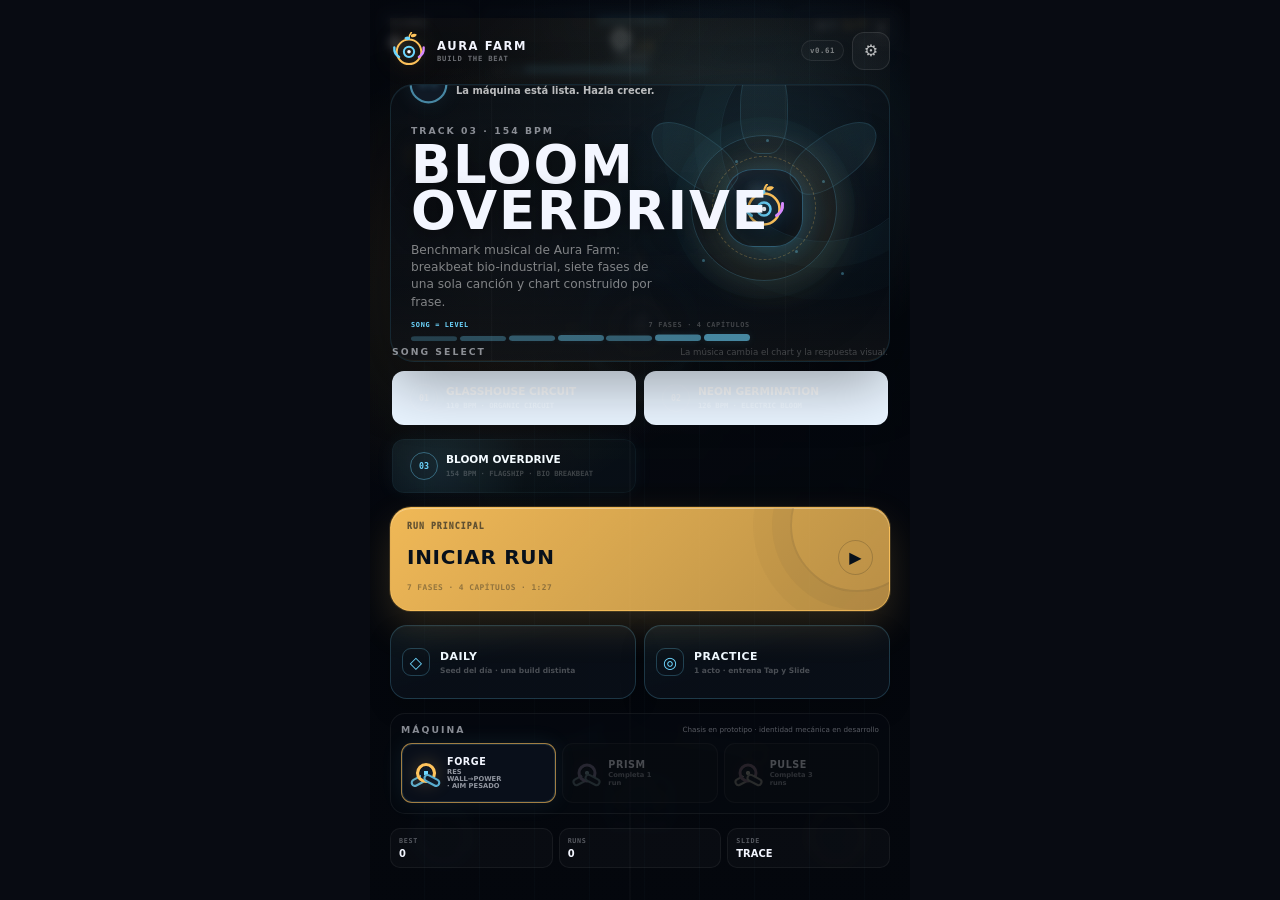
<file: index.html>
<!doctype html>
<html lang="es">
<head>
  <meta charset="utf-8">
  <meta name="viewport" content="width=device-width, initial-scale=1, viewport-fit=cover, user-scalable=no">
  <meta name="theme-color" content="#080b12">
  <link rel="icon" href="./assets/ui/aura-mark.svg?v=0.61" type="image/svg+xml">
  <title>Aura Farm — Build the Beat</title>
  <link rel="stylesheet" href="./styles.css?v=0.61">
</head>
<body>
  <main class="app" data-machine="forge">
    <canvas id="game" width="540" height="960" aria-label="Aura Farm"></canvas>

    <header class="topbar" aria-live="polite">
      <div class="hud-score">
        <span>SCORE</span>
        <strong id="score">0</strong>
      </div>

      <div class="hud-core">
        <span id="trackSection" class="hud-section">GERMINATE</span>
        <div class="hud-combo-row">
          <strong id="combo">0</strong>
          <span id="comboMult">×1</span>
        </div>
        <em>COMBO</em>
        <div class="hud-resonance" aria-label="Resonancia de la máquina">
          <span>RES <strong id="resonanceValue">50</strong></span>
          <i aria-hidden="true"><b id="resonanceBar"></b></i>
        </div>
        <div class="hud-progress" aria-hidden="true">
          <i id="trackProgress"></i>
        </div>
      </div>

      <div class="hud-status">
        <span>ACT <strong id="act">1/7</strong></span>
        <small id="lastHit">—</small>
        <button id="pauseButton" class="hud-pause" type="button" aria-label="Pausar run">Ⅱ</button>
      </div>
    </header>

    <aside id="buildDock" class="build-dock" aria-label="Build actual">
      <span class="build-dock-label">BUILD</span>
      <div id="buildDockItems" class="build-dock-items">
        <span class="build-empty">SIN MODS</span>
      </div>
      <span id="synergyBadge" class="synergy-badge" hidden></span>
      <button id="buildButton" class="build-open" type="button">VER</button>
    </aside>

    <div class="controls" aria-label="Controles de pinzas">
      <button id="leftButton" class="touch-zone left-touch" type="button" aria-label="Pinza izquierda"></button>
      <button id="rightButton" class="touch-zone right-touch" type="button" aria-label="Pinza derecha"></button>
    </div>

    <section id="startPanel" class="start-panel">
      <div class="menu-shell">
        <header class="menu-top">
          <div class="menu-brand">
            <div class="brand-mark" aria-hidden="true"><img src="./assets/ui/aura-mark.svg?v=0.61" alt=""></div>
            <span><strong>AURA FARM</strong><small>BUILD THE BEAT</small></span>
          </div>
          <div class="menu-top-actions">
            <span id="menuVersion" class="menu-version" aria-label="Versión del juego">v0.61</span>
            <button id="menuSettingsButton" class="menu-icon-button" type="button" aria-label="Abrir ajustes">⚙</button>
          </div>
        </header>

        <section class="menu-hero">
          <div class="menu-reactor" aria-hidden="true">
            <span class="menu-sparks"><i></i><i></i><i></i><i></i><i></i><i></i></span>
            <i class="menu-reactor-halo"></i>
            <i class="menu-reactor-ring ring-a"></i>
            <i class="menu-reactor-ring ring-b"></i>
            <span class="menu-reactor-core"><img src="./assets/ui/aura-mark.svg?v=0.61" alt=""></span>
            <b class="menu-reactor-petal petal-a"></b>
            <b class="menu-reactor-petal petal-b"></b>
            <b class="menu-reactor-petal petal-c"></b>
          </div>
          <div class="menu-auri" aria-label="Operadora AURI">
            <span class="auri-badge menu-auri-badge" aria-hidden="true"><i></i></span>
            <div>
              <span class="eyebrow">AURI · FIELD TECH</span>
              <strong id="menuAuriLine">La máquina está lista. Hazla crecer.</strong>
            </div>
          </div>

          <div class="menu-title">
            <span id="menuTrackMeta" class="eyebrow">TRACK 01 · 110 BPM</span>
            <h1 id="menuTrackTitle">GLASSHOUSE CIRCUIT</h1>
            <p id="menuTrackDescription">Golpea el beat. Convierte notas en proyectiles. Construye una máquina distinta en cada run.</p>
            <div class="menu-phase-preview" aria-label="Estructura musical del nivel">
              <span>SONG = LEVEL</span>
              <small id="menuPhaseSummary">7 FASES · BLOOMCORE</small>
              <div id="menuPhaseStrip" class="menu-phase-strip" aria-hidden="true"></div>
            </div>
          </div>
        </section>

        <section class="song-picker-shell" aria-label="Selección de canción">
          <header>
            <span class="eyebrow">SONG SELECT</span>
            <small>La música cambia el chart y la respuesta visual.</small>
          </header>
          <div id="songPickerItems" class="song-picker"></div>
        </section>

        <button id="startButton" class="run-card" type="button">
          <span class="run-card-kicker">RUN PRINCIPAL</span>
          <span class="run-card-core">
            <strong id="startButtonLabel">INICIAR RUN</strong>
            <i aria-hidden="true">▶</i>
          </span>
          <small id="startRunMeta">7 FASES · 1:27 · BUILD 4 SLOTS</small>
        </button>

        <div class="mode-grid" aria-label="Modos de juego">
          <button id="dailyButton" class="mode-card" type="button">
            <i aria-hidden="true">◇</i>
            <span><strong>DAILY</strong><small>Seed del día · una build distinta</small></span>
          </button>
          <button id="practiceButton" class="mode-card" type="button">
            <i aria-hidden="true">◎</i>
            <span><strong>PRACTICE</strong><small>1 acto · entrena Tap y Slide</small></span>
          </button>
        </div>

        <section class="menu-garage">
          <header>
            <span class="eyebrow">MÁQUINA</span>
            <small>Chasis en prototipo · identidad mecánica en desarrollo</small>
          </header>
          <div class="machine-picker" aria-label="Máquina">
            <button class="machine-option is-selected" type="button" data-machine="forge">
              <span>01</span><i class="machine-mini" aria-hidden="true"><b></b></i><strong>FORGE</strong><small>RES WALL→POWER · AIM PESADO</small>
            </button>
            <button class="machine-option" type="button" data-machine="prism">
              <span>02</span><i class="machine-mini" aria-hidden="true"><b></b></i><strong>PRISM</strong><small>AIM AMPLIO · +REBOTE</small>
            </button>
            <button class="machine-option" type="button" data-machine="pulse">
              <span>03</span><i class="machine-mini" aria-hidden="true"><b></b></i><strong>PULSE</strong><small>CHAIN/TRACE → BLOOM</small>
            </button>
          </div>
        </section>

        <footer class="menu-profile">
          <div><span>BEST</span><strong id="menuBestScore">0</strong></div>
          <div><span>RUNS</span><strong id="menuRuns">0</strong></div>
          <div><span>SLIDE</span><strong>TRACE</strong></div>
        </footer>
      </div>

      <aside id="menuSettings" class="menu-settings" hidden>
        <div class="menu-settings-shell">
          <header>
            <div>
              <span class="eyebrow">SYSTEM</span>
              <h2>AJUSTES</h2>
            </div>
            <button id="menuSettingsClose" class="menu-icon-button" type="button" aria-label="Cerrar ajustes">×</button>
          </header>

          <section class="settings-card">
            <div>
              <strong>LATENCIA</strong>
              <small>Ajusta el golpe a tu dispositivo o auriculares.</small>
            </div>
            <div class="calibration-row" aria-label="Calibración de audio">
              <button id="calibrationMinus" type="button">−15</button>
              <span>OFFSET <strong id="calibrationValue">0ms</strong></span>
              <button id="calibrationPlus" type="button">+15</button>
              <button id="autoCalibration" type="button">AUTO</button>
            </div>
          </section>

          <section class="settings-card">
            <div>
              <strong>FEEDBACK</strong>
              <small>Haptics es opcional. SYNC avanzado añade diagnóstico al final de la run sin cambiar la ventana válida.</small>
            </div>
            <div class="feedback-settings">
              <button id="hapticsToggle" type="button" aria-pressed="true">HAPTICS · ON</button>
              <button id="advancedTimingToggle" type="button" aria-pressed="false">SYNC AVANZADO · OFF</button>
            </div>
          </section>

          <section class="settings-card">
            <div>
              <strong>SLIDE · TRACE</strong>
              <small>Toca el inicio del riel y arrastra el dedo siguiendo la frase. El stick ya no controla Slide.</small>
            </div>
          </section>

          <section class="settings-card settings-help">
            <div>
              <strong>CONTROLES</strong>
              <small>Tap: toca en beat. Dentro de cada zona, centro/borde sesga levemente el tiro. Slide: arrastra directamente sobre el riel. H: debug en teclado.</small>
            </div>
          </section>

          <section class="settings-card settings-tool-card">
            <div>
              <strong>CHART LAB</strong>
              <small>Editor interno: timeline, waveform, offset, Tap/TRACE, playback, sync audit y export JSON.</small>
            </div>
            <a class="settings-tool-link" href="./editor.html">ABRIR EDITOR ↗</a>
          </section>
        </div>
      </aside>
    </section>

    <section id="upgradePanel" class="upgrade-panel" hidden>
      <div class="upgrade-shell">
        <span class="upgrade-kicker">AURA MODULE BAY</span>
        <h2 id="upgradeTitle">ELIGE 1 MÓDULO</h2>
        <div class="module-bay-status">
          <span id="moduleSlotStatus">BUILD 0/4</span>
          <button id="upgradeManageButton" type="button">VER BUILD</button>
        </div>
        <strong id="currentSynergy" class="current-synergy" hidden></strong>
        <div id="upgradeCards" class="upgrade-cards"></div>
      </div>
    </section>

    <section id="buildPanel" class="build-panel" hidden>
      <div class="build-manager-shell">
        <span class="eyebrow">AURI · LOADOUT</span>
        <h2>MI BUILD</h2>
        <p>Máximo 4 módulos activos. Los módulos en reserva no alteran la run hasta equiparlos.</p>

        <section class="loadout-section">
          <header><span>ACTIVOS</span><strong id="activeSlotCount">0 / 4</strong></header>
          <div id="activeModuleSlots" class="loadout-grid active-loadout"></div>
        </section>

        <section class="loadout-section">
          <header><span>RESERVA</span><strong id="reserveSlotCount">0 / 4</strong></header>
          <div id="reserveModuleSlots" class="loadout-grid reserve-loadout"></div>
        </section>

        <div id="buildManagerDetail" class="build-manager-detail">
          <span>Selecciona un módulo para ver su función.</span>
        </div>

        <strong id="buildManagerSynergy" class="build-manager-synergy"></strong>

        <div class="build-manager-actions">
          <button id="buildCloseButton" class="primary-action" type="button">VOLVER</button>
        </div>
      </div>
    </section>

    <section id="calibrationPanel" class="calibration-panel" hidden>
      <div class="calibration-shell">
        <span class="eyebrow">LATENCY LAB</span>
        <h2>SIGUE EL PULSO</h2>
        <p>Toca el núcleo cuando <strong>oigas</strong> cada click. La animación es sólo una guía.</p>
        <button id="calibrationTap" class="calibration-tap" type="button" aria-label="Tocar pulso">◉</button>
        <strong id="calibrationStatus">0 / 8</strong>
        <button id="calibrationClose" class="secondary-action" type="button">CANCELAR</button>
      </div>
    </section>

    <section id="pausePanel" class="pause-panel" hidden>
      <div class="pause-shell">
        <span class="eyebrow">AURI · DIAGNOSTIC BAY</span>
        <h2>MÁQUINA EN ESPERA</h2>
        <p>El reloj musical está congelado. Revisa los módulos instalados antes de continuar.</p>
        <div id="pauseBuildList" class="pause-build-list"></div>
        <strong id="pauseSynergy" class="pause-synergy"></strong>
        <div class="pause-actions">
          <button id="resumeButton" class="primary-action" type="button">CONTINUAR</button>
          <button id="abandonButton" class="secondary-action" type="button">ABANDONAR</button>
        </div>
      </div>
    </section>

    <section id="summaryPanel" class="summary-panel" hidden>
      <div class="summary-shell">
        <span class="eyebrow">RUN COMPLETE</span>
        <h2 id="summaryTitle">MÁQUINA ESTABLE</h2>
        <div class="summary-meta">
          <span id="summaryMachine">FORGE</span>
          <span id="summaryTrack">TRACK 01 · GLASSHOUSE CIRCUIT</span>
        </div>
        <div id="summaryRankCard" class="summary-rank" data-rank="C">
          <span>FLOW RANK</span>
          <strong id="summaryRank">C</strong>
          <small id="summaryRankLabel">CALIBRANDO</small>
        </div>
        <div class="summary-score"><span>PUNTOS</span><strong id="summaryScore">0</strong></div>
        <div class="summary-grid">
          <div><span>PERFECT</span><strong id="summaryHits">0</strong></div>
          <div><span>CHAIN</span><strong id="summaryChains">0</strong></div>
          <div><span>MISS</span><strong id="summaryMisses">0</strong></div>
          <div><span>CORE</span><strong id="summaryBoss">0%</strong></div>
        </div>
        <div class="summary-sync">
          <span>SYNC ±45ms</span>
          <strong id="summarySync">—</strong>
          <small id="summaryTimingBias">SIN MUESTRAS</small>
          <small id="summaryTimingDetails" class="summary-timing-details" hidden></small>
          <span>RESONANCE</span>
          <strong id="summaryResonance">50 · PEAK 50</strong>
          <small id="summaryBossPath">CORE PATH · —</small>
          <small id="summaryEvidence" class="summary-evidence" hidden></small>
        </div>
        <div>
          <span class="summary-label">BUILD</span>
          <div id="summaryBuild" class="summary-build"></div>
        </div>
        <p id="summaryUnlock" class="summary-unlock"></p>
        <p id="summaryComparison" class="summary-comparison" hidden></p>
        <p id="summaryExperiment" class="summary-experiment">PRÓXIMO EXPERIMENTO · cambia una ley y compara.</p>
        <div class="summary-actions">
          <button id="rerunButton" class="primary-action" type="button">OTRA RUN</button>
          <button id="summaryRetrySeedButton" class="secondary-action" type="button">MISMO SEED</button>
          <button id="summaryDailyButton" class="secondary-action" type="button">DAILY</button>
          <button id="summaryShareButton" class="secondary-action" type="button">COMPARTIR</button>
          <button id="summaryMenuButton" class="secondary-action" type="button">MENÚ</button>
        </div>
      </div>
    </section>
  </main>

  <script type="module" src="./src/main.js?v=0.61"></script>
</body>
</html>
</file>
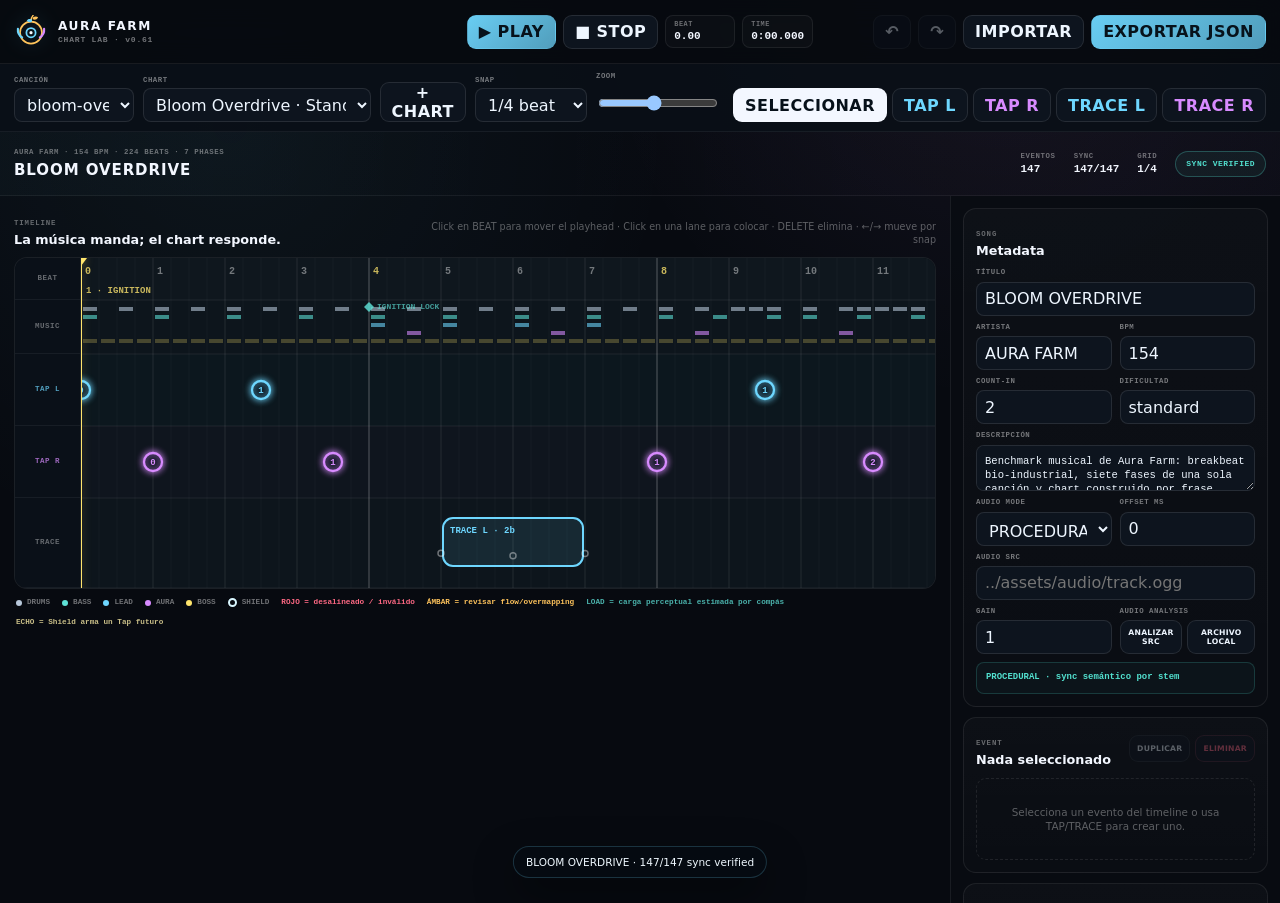
<file: editor.html>
<!doctype html>
<html lang="es">
<head>
  <meta charset="utf-8">
  <meta name="viewport" content="width=device-width, initial-scale=1, viewport-fit=cover">
  <meta name="theme-color" content="#080b12">
  <link rel="icon" href="./assets/ui/aura-mark.svg?v=0.61" type="image/svg+xml">
  <title>Aura Farm — Chart Lab</title>
  <link rel="stylesheet" href="./editor.css?v=0.61">
</head>
<body>
  <main class="editor-app">
    <header class="editor-topbar">
      <a class="editor-brand" href="./index.html">
        <img src="./assets/ui/aura-mark.svg?v=0.61" alt="">
        <span><strong>AURA FARM</strong><small>CHART LAB · v0.61</small></span>
      </a>

      <div class="transport" aria-label="Transporte">
        <button id="playButton" class="primary" type="button">▶ PLAY</button>
        <button id="stopButton" type="button">■ STOP</button>
        <div class="transport-readout">
          <span>BEAT</span>
          <strong id="beatReadout">0.00</strong>
        </div>
        <div class="transport-readout">
          <span>TIME</span>
          <strong id="timeReadout">0:00.000</strong>
        </div>
      </div>

      <div class="editor-actions">
        <button id="undoButton" type="button" title="Ctrl/Cmd+Z">↶</button>
        <button id="redoButton" type="button" title="Ctrl/Cmd+Shift+Z">↷</button>
        <button id="importButton" type="button">IMPORTAR</button>
        <button id="exportButton" class="primary" type="button">EXPORTAR JSON</button>
        <input id="importInput" type="file" accept=".json,application/json" hidden>
      </div>
    </header>

    <section class="editor-commandbar">
      <label>
        <span>CANCIÓN</span>
        <select id="songSelect"></select>
      </label>

      <label>
        <span>CHART</span>
        <select id="chartSelect"></select>
      </label>

      <button id="newChartButton" type="button">+ CHART</button>

      <label>
        <span>SNAP</span>
        <select id="snapSelect"></select>
      </label>

      <label>
        <span>ZOOM</span>
        <input id="zoomRange" type="range" min="36" max="116" step="4" value="72">
      </label>

      <div class="tool-group" role="group" aria-label="Herramienta de edición">
        <button class="tool is-active" type="button" data-tool="select">SELECCIONAR</button>
        <button class="tool cyan" type="button" data-tool="tap-left">TAP L</button>
        <button class="tool violet" type="button" data-tool="tap-right">TAP R</button>
        <button class="tool cyan" type="button" data-tool="trace-left">TRACE L</button>
        <button class="tool violet" type="button" data-tool="trace-right">TRACE R</button>
      </div>
    </section>

    <section class="song-strip">
      <div>
        <span id="songMeta">CARGANDO…</span>
        <strong id="songTitle">—</strong>
      </div>
      <div class="song-strip-stat"><span>EVENTOS</span><strong id="eventCount">0</strong></div>
      <div class="song-strip-stat"><span>SYNC</span><strong id="syncCount">0/0</strong></div>
      <div class="song-strip-stat"><span>GRID</span><strong id="gridReadout">—</strong></div>
      <div id="validationBadge" class="validation-badge" data-state="loading">VALIDANDO</div>
    </section>

    <section class="workspace">
      <div class="timeline-panel">
        <div class="timeline-head">
          <div>
            <span class="eyebrow">TIMELINE</span>
            <strong>La música manda; el chart responde.</strong>
          </div>
          <div class="timeline-help">
            Click en BEAT para mover el playhead · Click en una lane para colocar · DELETE elimina · ←/→ mueve por snap
          </div>
        </div>

        <div class="timeline-shell">
          <aside class="lane-labels" aria-hidden="true">
            <div>BEAT</div>
            <div>MUSIC</div>
            <div class="cyan">TAP L</div>
            <div class="violet">TAP R</div>
            <div>TRACE</div>
            <div class="load">LOAD</div>
          </aside>
          <div id="timelineViewport" class="timeline-viewport" tabindex="0" aria-label="Timeline de chart">
            <canvas id="timelineCanvas" height="330"></canvas>
          </div>
        </div>

        <div class="legend">
          <span><i class="dot drums"></i>DRUMS</span>
          <span><i class="dot bass"></i>BASS</span>
          <span><i class="dot lead"></i>LEAD</span>
          <span><i class="dot aura"></i>AURA</span>
          <span><i class="dot boss"></i>BOSS</span>
          <span><i class="ring"></i>SHIELD</span>
          <span class="legend-error">ROJO = desalineado / inválido</span>
          <span class="legend-flow">ÁMBAR = revisar flow/overmapping</span>
          <span class="legend-load">LOAD = carga perceptual estimada por compás</span>
          <span class="legend-echo">ECHO = Shield arma un Tap futuro</span>
        </div>
      </div>

      <aside class="inspector-panel">
        <div class="inspector-scroll">
          <section class="panel-card">
            <div class="panel-heading">
              <div>
                <span class="eyebrow">SONG</span>
                <strong>Metadata</strong>
              </div>
            </div>

            <div class="field-grid">
              <label class="field span-2"><span>TÍTULO</span><input id="songTitleInput" type="text"></label>
              <label class="field"><span>ARTISTA</span><input id="songArtistInput" type="text"></label>
              <label class="field"><span>BPM</span><input id="songBpmInput" type="number" min="20" max="400" step="0.01"></label>
              <label class="field"><span>COUNT-IN</span><input id="countInInput" type="number" min="0" max="16" step="1"></label>
              <label class="field"><span>DIFICULTAD</span><input id="difficultyInput" type="text"></label>
              <label class="field span-2"><span>DESCRIPCIÓN</span><textarea id="songDescriptionInput" rows="2"></textarea></label>

              <label class="field"><span>AUDIO MODE</span>
                <select id="audioModeInput">
                  <option value="procedural">PROCEDURAL</option>
                  <option value="file">FILE · OGG/WAV/MP3</option>
                </select>
              </label>
              <label class="field"><span>OFFSET MS</span><input id="offsetInput" type="number" step="1"></label>
              <label id="audioSrcField" class="field span-2"><span>AUDIO SRC</span><input id="audioSrcInput" type="text" placeholder="../assets/audio/track.ogg"></label>
              <label id="audioGainField" class="field"><span>GAIN</span><input id="audioGainInput" type="number" min="0" max="2" step="0.01"></label>
              <div id="audioToolsField" class="field audio-tools-field">
                <span>AUDIO ANALYSIS</span>
                <div class="audio-tools-actions">
                  <button id="analyzeAudioButton" type="button">ANALIZAR SRC</button>
                  <button id="localAudioButton" type="button">ARCHIVO LOCAL</button>
                  <input id="localAudioInput" type="file" accept="audio/*,.ogg,.wav,.mp3" hidden>
                </div>
              </div>
              <div id="audioAnalysisStatus" class="audio-analysis-status span-2">PROCEDURAL · sync semántico por stem</div>
            </div>
          </section>

          <section class="panel-card">
            <div class="panel-heading">
              <div>
                <span class="eyebrow">EVENT</span>
                <strong id="selectionTitle">Nada seleccionado</strong>
              </div>
              <div class="panel-heading-actions">
                <button id="duplicateButton" type="button" disabled>DUPLICAR</button>
                <button id="deleteButton" class="danger" type="button" disabled>ELIMINAR</button>
              </div>
            </div>

            <div id="emptyInspector" class="empty-inspector">
              Selecciona un evento del timeline o usa TAP/TRACE para crear uno.
            </div>

            <div id="eventInspector" hidden>
              <div class="field-grid">
                <label class="field"><span>BEAT</span><input id="eventBeatInput" type="number" min="0" step="0.5"></label>
                <label class="field"><span>TIPO</span><input id="eventTypeInput" type="text" readonly></label>
                <label class="field"><span>LADO</span>
                  <select id="eventSideInput"><option value="left">LEFT</option><option value="right">RIGHT</option></select>
                </label>
                <label class="field"><span>ROUTE</span>
                  <select id="eventRouteInput"><option value="0">0 · DIRECT</option><option value="1">1 · MID</option><option value="2">2 · WIDE</option></select>
                </label>

                <label id="shieldField" class="field check-field"><span>SHIELD</span><input id="eventShieldInput" type="checkbox"></label>
                <label id="durationField" class="field"><span>DURACIÓN</span><input id="eventDurationInput" type="number" min="0.5" step="0.5"></label>

                <label class="field"><span>MIN ACT</span><input id="eventMinActInput" type="number" min="1" max="7" step="1" placeholder="—"></label>
                <label class="field"><span>CHAIN</span><input id="eventChainInput" type="text" placeholder="—"></label>

                <label class="field"><span>STEM</span>
                  <select id="eventStemInput">
                    <option>drums</option><option>bass</option><option>harmony</option><option>lead</option><option>aura</option><option>boss</option>
                  </select>
                </label>
                <label class="field"><span>INTENT</span>
                  <select id="eventIntentInput">
                    <option>pulse</option><option>backbeat</option><option>accent</option><option>syncopation</option><option>phrase</option><option>fill</option><option>response</option><option>pickup</option><option>resolve</option><option>climax</option>
                  </select>
                </label>

                <label class="field"><span>ENERGY</span><input id="eventEnergyInput" type="number" min="0" max="1" step="0.01"></label>
                <label class="field"><span>PHRASE</span><input id="eventPhraseInput" type="text"></label>

                <label id="contourField" class="field check-field"><span>MUSIC CONTOUR</span><input id="eventContourInput" type="checkbox"></label>
                <button id="autoMusicButton" class="span-2 secondary-wide" type="button">RECALCULAR SEMÁNTICA DESDE LA MÚSICA</button>

                <label id="anchorsField" class="field span-2"><span>TRACE ANCHORS · JSON</span><textarea id="eventAnchorsInput" rows="7" spellcheck="false"></textarea></label>
              </div>
            </div>
          </section>

          <section class="panel-card">
            <div class="panel-heading">
              <div>
                <span class="eyebrow">VALIDATION</span>
                <strong id="validationTitle">Esperando paquete…</strong>
              </div>
            </div>
            <div id="validationList" class="validation-list"></div>
          </section>

          <section class="panel-card contract-card">
            <span class="eyebrow">AURA CHART v1</span>
            <p>Esta versión autoriza <strong>Tap</strong> y <strong>TRACE</strong>. Una mecánica nueva —por ejemplo Magic Touch— debe ampliar el schema explícitamente; el editor no la inventa como un Tap disfrazado.</p>
          </section>
        </div>
      </aside>
    </section>

    <div id="toast" class="toast" hidden></div>
  </main>

  <script type="module" src="./src/editor.js?v=0.61"></script>
</body>
</html>
</file>
<file: styles.css>
:root {
  color-scheme: dark;
  font-family: Inter, ui-sans-serif, system-ui, -apple-system, BlinkMacSystemFont, "Segoe UI", sans-serif;
  background: #080b12;
  color: #f3f6ff;
}

* { box-sizing: border-box; }

html, body {
  margin: 0;
  min-height: 100%;
  background: #080b12;
}

body {
  min-height: 100dvh;
  overflow: hidden;
  overscroll-behavior: none;
  touch-action: none;
}

button { font: inherit; }

.app {
  position: relative;
  width: min(100vw, 540px);
  height: 100dvh;
  margin: 0 auto;
  overflow: hidden;
  background: #0b1020;
}

#game {
  position: absolute;
  inset: 0;
  width: 100%;
  height: 100%;
  display: block;
  touch-action: none;
}

.topbar {
  position: absolute;
  z-index: 5;
  top: max(10px, env(safe-area-inset-top));
  left: 12px;
  right: 12px;
  display: grid;
  grid-template-columns: repeat(4, 1fr);
  gap: 8px;
  pointer-events: none;
}

.topbar > div {
  padding: 8px 9px;
  border: 1px solid rgba(255,255,255,.12);
  border-radius: 10px;
  background: rgba(7,10,18,.74);
  text-align: center;
}

.topbar span,
.topbar strong { display: block; }

.topbar span {
  font-size: .58rem;
  letter-spacing: .12em;
  opacity: .58;
}

.topbar strong {
  margin-top: 3px;
  font-size: .95rem;
}

.controls {
  position: absolute;
  z-index: 8;
  inset: 0;
  pointer-events: none;
  background: transparent;
}

.controls button {
  position: absolute;
  bottom: max(6px, env(safe-area-inset-bottom));
  width: 190px;
  height: 170px;
  padding: 0;
  border: 0;
  outline: 0;
  background: transparent;
  color: transparent;
  opacity: 0;
  pointer-events: auto;
  touch-action: none;
  user-select: none;
  -webkit-user-select: none;
  -webkit-tap-highlight-color: transparent;
}

#leftButton {
  left: 0;
}

#rightButton {
  right: 0;
}

.controls button.active {
  opacity: 0;
  transform: none;
}

.start-panel {
  position: absolute;
  z-index: 20;
  inset: 0;
  display: grid;
  place-content: center;
  justify-items: center;
  gap: 12px;
  padding: 28px;
  text-align: center;
  background: rgba(4,7,13,.94);
}

.start-panel[hidden] { display: none; }

.start-panel h1 {
  margin: 0;
  font-size: 2rem;
}

.start-panel p {
  margin: 0;
  max-width: 360px;
  line-height: 1.4;
  opacity: .78;
}

.start-panel small {
  max-width: 360px;
  line-height: 1.45;
  opacity: .58;
}

.start-panel button {
  margin-top: 6px;
  min-width: 180px;
  padding: 13px 18px;
  border: 0;
  border-radius: 12px;
  background: #e9f4ff;
  color: #0c1322;
  font-weight: 900;
}



.upgrade-panel {
  position: absolute;
  z-index: 30;
  inset: 0;
  display: grid;
  place-items: center;
  padding:
    18px 10px
    max(22px, env(safe-area-inset-bottom));
  background:
    linear-gradient(
      to bottom,
      rgba(4,7,13,.26),
      rgba(4,7,13,.96) 52%
    );
  backdrop-filter: blur(7px);
}

.upgrade-panel[hidden] {
  display: none;
}

.upgrade-shell {
  width: min(100%, 520px);
  margin: 0 auto;
  display: grid;
  gap: 9px;
  text-align: center;
}

.upgrade-kicker {
  font-size: .60rem;
  font-weight: 900;
  letter-spacing: .20em;
  opacity: .44;
}

.upgrade-shell h2 {
  margin: 0;
  font-size: 1rem;
  letter-spacing: .08em;
}

.upgrade-shell small {
  display: none;
}

.upgrade-cards {
  display: flex;
  flex-direction: row;
  justify-content: center;
  gap: 10px;
  width: 100%;
  margin-inline: auto;
}

.upgrade-card {
  --accent: 255, 241, 169;
  flex: 0 1 160px;
  width: min(31vw, 160px);
  min-width: 0;
  height: 144px;
  padding: 9px 6px 8px;
  border: 1px solid rgba(var(--accent),.36);
  border-radius: 15px;
  background:
    radial-gradient(
      circle at 50% 18%,
      rgba(var(--accent),.19),
      transparent 47%
    ),
    rgba(15,22,38,.97);
  color: #f5f8ff;
  display: grid;
  grid-template-rows: 1fr auto auto minmax(2.3em, auto);
  align-items: center;
  justify-items: center;
  gap: 4px;
  text-align: center;
  touch-action: manipulation;
  -webkit-tap-highlight-color: transparent;
  box-shadow:
    inset 0 0 0 1px rgba(var(--accent),.055),
    0 0 22px rgba(var(--accent),.075),
    0 12px 32px rgba(0,0,0,.22);
  animation: upgradeCardIn .20s ease-out both;
}

.upgrade-card:nth-child(2) {
  animation-delay: .04s;
}

.upgrade-card:nth-child(3) {
  animation-delay: .08s;
}

.upgrade-card:active {
  transform: translateY(2px) scale(.98);
}

.upgrade-card strong,
.upgrade-card span {
  display: block;
}

.upgrade-icon {
  align-self: end;
  font-size: 2.2rem;
  line-height: 1;
  color: rgb(var(--accent));
  text-shadow:
    0 0 20px rgba(var(--accent),.42);
}

.upgrade-card strong {
  font-size: .74rem;
  line-height: 1;
  letter-spacing: .03em;
}

.upgrade-effect {
  min-width: 52px;
  padding: 4px 6px;
  border-radius: 999px;
  background: rgba(var(--accent),.11);
  box-shadow:
    inset 0 0 0 1px rgba(var(--accent),.10);
  font:
    900 .60rem/1
    ui-monospace, SFMono-Regular, Menlo, monospace;
  letter-spacing: .06em;
  opacity: .78;
}

.upgrade-desc {
  max-width: 13ch;
  font-size: .58rem;
  line-height: 1.15;
  font-weight: 700;
  opacity: .68;
  text-wrap: balance;
}

.family-slide {
  --accent: 214, 139, 255;
}

.family-shot {
  --accent: 111, 216, 255;
}

.family-collision {
  --accent: 255, 125, 153;
}

.family-explosion {
  --accent: 255, 190, 92;
}

.family-arena {
  --accent: 82, 224, 207;
}

.family-chain {
  --accent: 255, 229, 109;
}

.family-wall {
  --accent: 125, 177, 255;
}

.family-defense {
  --accent: 168, 196, 214;
}

@keyframes upgradeCardIn {
  from {
    opacity: 0;
    transform: translateY(14px) scale(.97);
  }

  to {
    opacity: 1;
    transform: translateY(0) scale(1);
  }
}

@media (max-width: 370px) {
  .upgrade-cards {
    gap: 6px;
  }

  .upgrade-card {
    flex-basis: 104px;
    width: 31%;
    height: 134px;
    padding-inline: 4px;
  }

  .upgrade-icon {
    font-size: 1.85rem;
  }

  .upgrade-card strong {
    font-size: .65rem;
  }

  .upgrade-effect {
    min-width: 44px;
    padding-inline: 4px;
    font-size: .53rem;
  }

  .upgrade-desc {
    max-width: 12ch;
    font-size: .52rem;
  }
}


/* v0.24 vertical slice */
.app {
  --machine-accent: 255, 196, 92;
  --machine-secondary: 110, 215, 255;
}

.app[data-machine="prism"] {
  --machine-accent: 211, 139, 255;
  --machine-secondary: 94, 226, 215;
}

.app[data-machine="pulse"] {
  --machine-accent: 255, 105, 148;
  --machine-secondary: 255, 226, 104;
}

.brand-mark {
  width: 62px;
  height: 62px;
  display: grid;
  place-items: center;
  border: 2px solid rgba(var(--machine-accent),.72);
  border-radius: 50%;
  font-size: 2rem;
  color: rgb(var(--machine-accent));
  box-shadow:
    0 0 28px rgba(var(--machine-accent),.22),
    inset 0 0 22px rgba(var(--machine-accent),.10);
}

.eyebrow {
  font-size: .58rem;
  font-weight: 900;
  letter-spacing: .22em;
  opacity: .55;
}

.start-panel {
  background:
    radial-gradient(circle at 50% 34%, rgba(var(--machine-accent),.10), transparent 30%),
    linear-gradient(to bottom, rgba(4,7,13,.94), rgba(4,7,13,.985));
}

.start-panel h1 {
  font-size: clamp(1.9rem, 7vw, 2.7rem);
  letter-spacing: .06em;
}

.machine-picker {
  width: min(100%, 430px);
  display: grid;
  grid-template-columns: repeat(3, 1fr);
  gap: 7px;
}

.machine-option {
  min-width: 0 !important;
  padding: 9px 5px !important;
  margin: 0 !important;
  display: grid;
  gap: 2px;
  border: 1px solid rgba(255,255,255,.11) !important;
  background: rgba(12,18,30,.82) !important;
  color: #f3f6ff !important;
  opacity: .54;
}

.machine-option span,
.machine-option strong,
.machine-option small {
  display: block;
}

.machine-option span {
  font: 900 .55rem/1 ui-monospace, SFMono-Regular, Menlo, monospace;
  opacity: .45;
}

.machine-option strong {
  font-size: .7rem;
  letter-spacing: .06em;
}

.machine-option small {
  font-size: .52rem;
  opacity: .58;
}

.machine-option.is-selected {
  opacity: 1;
  border-color: rgba(var(--machine-accent),.62) !important;
  box-shadow: 0 0 18px rgba(var(--machine-accent),.11);
}

.machine-option.is-locked {
  opacity: .28;
  filter: grayscale(.75);
}

.start-actions,
.summary-actions {
  display: flex;
  flex-wrap: wrap;
  gap: 8px;
  justify-content: center;
  width: 100%;
}

.primary-action,
.secondary-action {
  min-width: 0 !important;
  margin: 0 !important;
}

.primary-action {
  background: rgb(var(--machine-accent)) !important;
  color: #0c1322 !important;
}

.secondary-action {
  border: 1px solid rgba(var(--machine-secondary),.44) !important;
  background: rgba(var(--machine-secondary),.08) !important;
  color: #eef9ff !important;
}

.calibration-row {
  display: flex;
  align-items: center;
  justify-content: center;
  gap: 7px;
  font: 800 .60rem/1 ui-monospace, SFMono-Regular, Menlo, monospace;
  opacity: .78;
}

.calibration-row button {
  min-width: 58px !important;
  margin: 0 !important;
  padding: 8px 9px !important;
  border: 1px solid rgba(255,255,255,.14) !important;
  background: rgba(255,255,255,.055) !important;
  color: #eef4ff !important;
}

.summary-panel {
  position: absolute;
  z-index: 40;
  inset: 0;
  display: grid;
  place-items: center;
  padding: 24px 18px max(24px, env(safe-area-inset-bottom));
  background:
    radial-gradient(circle at 50% 30%, rgba(var(--machine-accent),.14), transparent 32%),
    rgba(4,7,13,.97);
  backdrop-filter: blur(10px);
}

.summary-panel[hidden] {
  display: none;
}

.summary-shell {
  width: min(100%, 430px);
  display: grid;
  gap: 14px;
  text-align: center;
}

.summary-shell h2 {
  margin: 0;
  font-size: 1.35rem;
  letter-spacing: .06em;
}

.summary-score {
  display: grid;
  gap: 2px;
  padding: 14px;
  border: 1px solid rgba(var(--machine-accent),.22);
  border-radius: 16px;
  background: rgba(var(--machine-accent),.06);
}

.summary-score span,
.summary-label,
.summary-grid span {
  font-size: .56rem;
  font-weight: 900;
  letter-spacing: .14em;
  opacity: .54;
}

.summary-score strong {
  font-size: 2.2rem;
  color: rgb(var(--machine-accent));
}

.summary-grid {
  display: grid;
  grid-template-columns: repeat(4, 1fr);
  gap: 7px;
}

.summary-grid > div {
  padding: 9px 4px;
  border: 1px solid rgba(255,255,255,.09);
  border-radius: 11px;
  background: rgba(255,255,255,.035);
}

.summary-grid strong {
  display: block;
  margin-top: 4px;
  font-size: .88rem;
}

.summary-build {
  min-height: 46px;
  display: flex;
  flex-wrap: wrap;
  gap: 6px;
  justify-content: center;
  margin-top: 7px;
}

.summary-build span {
  padding: 6px 8px;
  border: 1px solid rgba(255,255,255,.12);
  border-radius: 999px;
  background: rgba(255,255,255,.05);
  font-size: .62rem;
  font-weight: 800;
}

.summary-unlock {
  min-height: 1.2em;
  margin: 0;
  color: rgb(var(--machine-secondary));
  font-size: .72rem;
  font-weight: 800;
}

@media (max-height: 720px) {
  .start-panel {
    gap: 8px;
    padding-block: 14px;
  }

  .brand-mark {
    width: 48px;
    height: 48px;
    font-size: 1.5rem;
  }

  .start-panel p,
  .start-panel small {
    line-height: 1.25;
  }
}


.summary-build span {
  border-color: rgba(var(--accent, 255,255,255),.28);
  background: rgba(var(--accent, 255,255,255),.075);
  color: rgb(var(--accent, 238,244,255));
}


/* v0.26 build visibility */
.build-dock {
  position: absolute;
  z-index: 9;
  top: max(67px, calc(env(safe-area-inset-top) + 58px));
  left: 50%;
  width: min(88%, 390px);
  min-height: 30px;
  transform: translateX(-50%);
  display: flex;
  align-items: center;
  justify-content: center;
  gap: 7px;
  padding: 4px 8px;
  border: 1px solid rgba(255,255,255,.065);
  border-radius: 999px;
  background: rgba(5,9,16,.58);
  backdrop-filter: blur(7px);
  pointer-events: none;
}

.build-dock-label {
  flex: 0 0 auto;
  font: 900 .48rem/1 ui-monospace, SFMono-Regular, Menlo, monospace;
  letter-spacing: .13em;
  opacity: .36;
}

.build-dock-items {
  min-width: 0;
  display: flex;
  align-items: center;
  justify-content: center;
  gap: 4px;
  overflow: hidden;
}

.build-chip {
  --accent: 255,255,255;
  flex: 0 0 auto;
  min-width: 26px;
  height: 22px;
  padding: 0 6px;
  display: inline-flex;
  align-items: center;
  justify-content: center;
  gap: 3px;
  border: 1px solid rgba(var(--accent),.28);
  border-radius: 999px;
  background: rgba(var(--accent),.075);
  box-shadow: 0 0 10px rgba(var(--accent),.055);
  font-size: .62rem;
  font-weight: 900;
  color: rgb(var(--accent));
}

.build-chip b {
  font-size: .48rem;
  opacity: .68;
}

.build-empty {
  font-size: .53rem;
  font-weight: 800;
  opacity: .28;
  letter-spacing: .06em;
}

.synergy-badge {
  --accent: 255,229,109;
  flex: 0 0 auto;
  padding: 4px 7px;
  border: 1px solid rgba(var(--accent),.32);
  border-radius: 999px;
  background: rgba(var(--accent),.10);
  color: rgb(var(--accent));
  font: 900 .48rem/1 ui-monospace, SFMono-Regular, Menlo, monospace;
  letter-spacing: .05em;
}

.current-build-block {
  width: min(100%, 430px);
  min-height: 54px;
  display: grid;
  gap: 6px;
  place-items: center;
  padding: 8px 10px;
  border: 1px solid rgba(255,255,255,.08);
  border-radius: 14px;
  background: rgba(255,255,255,.028);
}

.current-build-block > span {
  font-size: .50rem;
  font-weight: 900;
  letter-spacing: .15em;
  opacity: .36;
}

.current-build-list {
  display: flex;
  flex-wrap: wrap;
  justify-content: center;
  gap: 5px;
}

.current-build-item {
  --accent: 255,255,255;
  display: grid;
  grid-template-columns: auto auto;
  gap: 0 5px;
  align-items: center;
  padding: 5px 7px;
  border: 1px solid rgba(var(--accent),.20);
  border-radius: 9px;
  background: rgba(var(--accent),.055);
  text-align: left;
}

.current-build-item > i {
  grid-row: span 2;
  font-style: normal;
  font-size: .82rem;
  color: rgb(var(--accent));
}

.current-build-item strong {
  font-size: .56rem;
  line-height: 1;
}

.current-build-item small {
  max-width: 18ch;
  font-size: .47rem;
  line-height: 1.1;
  opacity: .48;
}

.current-synergy {
  min-height: 1em;
  color: #ffe56d;
  font: 900 .52rem/1 ui-monospace, SFMono-Regular, Menlo, monospace;
  letter-spacing: .06em;
}

@media (max-width: 410px) {
  .build-dock {
    width: 94%;
    gap: 4px;
    padding-inline: 6px;
  }

  .build-chip {
    min-width: 23px;
    padding-inline: 5px;
  }

  .synergy-badge {
    max-width: 86px;
    overflow: hidden;
    text-overflow: ellipsis;
    white-space: nowrap;
  }
}


.upgrade-card {
  grid-template-rows:
    1fr
    auto
    auto
    minmax(2.3em, auto)
    auto;
}

.upgrade-synergy {
  max-width: 100%;
  padding: 4px 6px;
  border: 1px solid rgba(255,229,109,.20);
  border-radius: 999px;
  background: rgba(255,229,109,.065);
  color: #ffe56d;
  font: 900 .48rem/1 ui-monospace, SFMono-Regular, Menlo, monospace;
  letter-spacing: .025em;
  overflow: hidden;
  text-overflow: ellipsis;
  white-space: nowrap;
}

.upgrade-synergy[hidden] {
  visibility: hidden;
  display: block;
  min-height: 1.35em;
}


.pause-panel {
  position: absolute;
  z-index: 60;
  inset: 0;
  display: grid;
  place-items: center;
  padding: 24px;
  background:
    radial-gradient(circle at 50% 45%, rgba(var(--machine-accent),.10), transparent 30%),
    rgba(4,7,13,.94);
  backdrop-filter: blur(10px);
}

.pause-panel[hidden] {
  display: none;
}

.pause-shell {
  width: min(100%, 330px);
  display: grid;
  gap: 12px;
  justify-items: center;
  text-align: center;
}

.pause-shell h2,
.pause-shell p {
  margin: 0;
}

.pause-shell h2 {
  font-size: 1.25rem;
}

.pause-shell p {
  max-width: 30ch;
  font-size: .72rem;
  line-height: 1.45;
  opacity: .62;
}


.build-dock[hidden] {
  display: none;
}


/* v0.27 — AURI + physical module language */
.operator-intro,
.track-intro {
  width: min(100%, 430px);
  display: flex;
  align-items: center;
  justify-content: center;
  gap: 9px;
  padding: 7px 11px;
  border: 1px solid rgba(255,255,255,.075);
  border-radius: 13px;
  background:
    linear-gradient(90deg, rgba(var(--machine-accent),.045), rgba(var(--machine-secondary),.035));
}

.operator-intro > span:last-child {
  display: grid;
  gap: 2px;
  text-align: left;
}

.operator-intro strong {
  font-size: .72rem;
  letter-spacing: .12em;
  color: rgb(var(--machine-accent));
}

.operator-intro small,
.track-intro small {
  display: block;
  font: 800 .48rem/1.2 ui-monospace, SFMono-Regular, Menlo, monospace;
  letter-spacing: .055em;
  opacity: .45;
}

.auri-badge {
  position: relative;
  width: 35px;
  height: 35px;
  flex: 0 0 auto;
  border: 2px solid rgba(var(--machine-secondary),.58);
  border-radius: 45% 45% 52% 52%;
  background: #101925;
  box-shadow: 0 0 14px rgba(var(--machine-secondary),.10);
}

.auri-badge::before,
.auri-badge::after {
  content: "";
  position: absolute;
  top: 13px;
  width: 5px;
  height: 3px;
  border-radius: 99px;
  background: rgb(var(--machine-secondary));
  box-shadow: 0 0 7px rgba(var(--machine-secondary),.65);
}

.auri-badge::before { left: 8px; }
.auri-badge::after { right: 8px; }

.auri-badge i {
  position: absolute;
  left: 16px;
  top: -10px;
  width: 2px;
  height: 11px;
  background: rgb(var(--machine-accent));
  transform: rotate(-8deg);
  transform-origin: bottom;
}

.auri-badge i::before,
.auri-badge i::after {
  content: "";
  position: absolute;
  top: -1px;
  width: 8px;
  height: 5px;
  border-radius: 80% 20% 80% 20%;
  background: rgb(var(--machine-accent));
}

.auri-badge i::before {
  right: 0;
  transform: rotate(-18deg);
}

.auri-badge i::after {
  left: 1px;
  transform: scaleX(-1) rotate(-18deg);
}

.track-intro {
  gap: 7px;
  font: 900 .54rem/1 ui-monospace, SFMono-Regular, Menlo, monospace;
}

.track-intro > span {
  opacity: .38;
}

.track-intro strong {
  color: rgb(var(--machine-secondary));
  letter-spacing: .08em;
}

/* The upgrade choice is now a physical cartridge/module. */
.upgrade-shell {
  gap: 8px;
}

.upgrade-kicker {
  color: rgb(var(--machine-secondary));
  opacity: .66;
}

.upgrade-cards {
  gap: 8px;
  align-items: stretch;
}

.upgrade-card {
  position: relative;
  isolation: isolate;
  overflow: hidden;
  flex-basis: 164px;
  width: min(31vw, 164px);
  height: 190px;
  padding: 7px 6px 13px;
  border: 2px solid rgba(var(--accent),.26);
  border-radius: 9px 9px 15px 15px;
  background:
    linear-gradient(
      180deg,
      rgba(var(--accent),.13),
      transparent 25%
    ),
    linear-gradient(
      135deg,
      #18222f,
      #0b111b 58%,
      #111b28
    );
  grid-template-rows: auto 68px auto auto 1fr auto;
  gap: 4px;
  box-shadow:
    inset 3px 0 0 rgba(255,255,255,.025),
    inset -3px 0 0 rgba(0,0,0,.28),
    0 0 20px rgba(var(--accent),.08),
    0 13px 32px rgba(0,0,0,.34);
}

.upgrade-card::before {
  content: "";
  position: absolute;
  z-index: -1;
  inset: 4px 4px auto;
  height: 18px;
  border: 1px solid rgba(255,255,255,.055);
  border-radius: 5px;
  background:
    repeating-linear-gradient(
      90deg,
      rgba(var(--accent),.15) 0 6px,
      transparent 6px 11px
    );
  opacity: .72;
}

.upgrade-card::after {
  content: "";
  position: absolute;
  left: 18%;
  right: 18%;
  bottom: 3px;
  height: 6px;
  background:
    repeating-linear-gradient(
      90deg,
      rgb(var(--accent)) 0 4px,
      transparent 4px 8px
    );
  opacity: .48;
}

.module-head {
  width: 100%;
  display: flex !important;
  align-items: center;
  justify-content: space-between;
  padding: 1px 3px 2px;
  font: 900 .43rem/1 ui-monospace, SFMono-Regular, Menlo, monospace;
  letter-spacing: .08em;
  opacity: .55;
}

.module-head em {
  max-width: 58%;
  overflow: hidden;
  text-overflow: ellipsis;
  white-space: nowrap;
  font-style: normal;
  color: rgb(var(--accent));
}

.module-preview {
  position: relative;
  width: calc(100% - 4px);
  height: 68px;
  overflow: hidden;
  display: block !important;
  border: 1px solid rgba(var(--accent),.22);
  border-radius: 8px;
  background:
    linear-gradient(rgba(var(--accent),.035), rgba(0,0,0,.16)),
    repeating-linear-gradient(
      0deg,
      rgba(255,255,255,.025) 0 1px,
      transparent 1px 11px
    );
  box-shadow:
    inset 0 0 20px rgba(var(--accent),.055);
}

.module-preview::before {
  content: "";
  position: absolute;
  inset: 7px;
  border: 1px dashed rgba(var(--accent),.10);
  border-radius: 50%;
}

.demo-orb,
.demo-node,
.demo-wall,
.demo-ring,
.demo-beam {
  position: absolute;
  display: block !important;
  box-sizing: border-box;
}

.demo-orb {
  width: 10px;
  height: 10px;
  border-radius: 50%;
  background: rgb(var(--accent));
  box-shadow: 0 0 10px rgba(var(--accent),.62);
}

.demo-node {
  width: 8px;
  height: 8px;
  border: 2px solid rgb(var(--accent));
  border-radius: 50%;
  background: #101823;
}

.demo-ring {
  border: 2px solid rgba(var(--accent),.68);
  border-radius: 50%;
}

.demo-wall {
  width: 4px;
  height: 38px;
  border-radius: 4px;
  background: rgba(255,255,255,.30);
}

.demo-beam {
  height: 2px;
  background: rgba(var(--accent),.66);
  transform-origin: left center;
}

.module-preview[data-module="twin-shot"] .demo-orb:nth-child(1) {
  left: 35%; top: 42%;
  animation: demoTwinA .95s ease-in-out infinite;
}
.module-preview[data-module="twin-shot"] .demo-orb:nth-child(2) {
  left: 55%; top: 42%;
  animation: demoTwinB .95s ease-in-out infinite;
}

.module-preview[data-module="ricochet"] .demo-wall:nth-child(1) { left: 16%; top: 15px; }
.module-preview[data-module="ricochet"] .demo-wall:nth-child(2) { right: 16%; top: 15px; }
.module-preview[data-module="ricochet"] .demo-orb { left: 22%; top: 38%; animation: demoBounce 1.15s linear infinite; }

.module-preview[data-module="pierce"] .demo-node:nth-child(1) { left: 32%; top: 29px; }
.module-preview[data-module="pierce"] .demo-node:nth-child(2) { left: 62%; top: 29px; }
.module-preview[data-module="pierce"] .demo-orb { left: 10%; top: 28px; animation: demoPierce 1.2s linear infinite; }

.module-preview[data-module="fragments"] .demo-orb { left: calc(50% - 5px); top: 29px; animation: demoCorePulse 1s ease-in-out infinite; }
.module-preview[data-module="fragments"] .demo-node { animation: demoFragments 1.25s ease-out infinite; }
.module-preview[data-module="fragments"] .demo-node:nth-child(2) { left: 18%; top: 15px; }
.module-preview[data-module="fragments"] .demo-node:nth-child(3) { right: 18%; top: 15px; }
.module-preview[data-module="fragments"] .demo-node:nth-child(4) { left: 23%; bottom: 10px; }
.module-preview[data-module="fragments"] .demo-node:nth-child(5) { right: 23%; bottom: 10px; }

.module-preview[data-module="bumper"] .demo-ring { width: 28px; height: 28px; left: calc(50% - 14px); top: 20px; }
.module-preview[data-module="bumper"] .demo-orb { left: 13%; top: 28px; animation: demoBumper 1.25s linear infinite; }

.module-preview[data-module="nova"] .demo-ring,
.module-preview[data-module="shockwave"] .demo-ring {
  left: 50%; top: 50%;
  width: 16px; height: 16px;
  margin: -8px;
  animation: demoShock 1.1s ease-out infinite;
}
.module-preview[data-module="nova"] .demo-orb,
.module-preview[data-module="shockwave"] .demo-orb { left: calc(50% - 5px); top: 29px; }

.module-preview[data-module="mirror-slide"] .demo-orb:nth-child(1) { left: 20%; top: 38px; animation: demoMirrorL 1.15s ease-out infinite; }
.module-preview[data-module="mirror-slide"] .demo-orb:nth-child(2) { right: 20%; top: 38px; animation: demoMirrorR 1.15s ease-out infinite; }

.module-preview[data-module="chain-relay"] .demo-node:nth-child(1) { left: 18%; top: 36px; }
.module-preview[data-module="chain-relay"] .demo-node:nth-child(2) { left: 46%; top: 22px; }
.module-preview[data-module="chain-relay"] .demo-node:nth-child(3) { right: 17%; top: 34px; }
.module-preview[data-module="chain-relay"] .demo-beam:nth-child(4) { left: 24%; top: 38px; width: 28%; transform: rotate(-19deg); }
.module-preview[data-module="chain-relay"] .demo-beam:nth-child(5) { left: 52%; top: 27px; width: 27%; transform: rotate(18deg); }

.module-preview[data-module="fusion"] .demo-orb:nth-child(1) { left: 18%; top: 29px; animation: demoFusionL 1.15s ease-in infinite; }
.module-preview[data-module="fusion"] .demo-orb:nth-child(2) { right: 18%; top: 29px; animation: demoFusionR 1.15s ease-in infinite; }
.module-preview[data-module="fusion"] .demo-ring { left: calc(50% - 7px); top: 27px; width: 14px; height: 14px; animation: demoFusionRing 1.15s ease-out infinite; }

.module-preview[data-module="wall-charge"] .demo-wall { right: 20%; top: 15px; }
.module-preview[data-module="wall-charge"] .demo-orb { left: 13%; top: 28px; animation: demoWallCharge 1.2s ease-in infinite; }
.module-preview[data-module="wall-charge"] .demo-ring { right: 13%; top: 20px; width: 28px; height: 28px; animation: demoShock 1.2s ease-out infinite; }

.module-preview[data-module="bumper-split"] .demo-ring { width: 26px; height: 26px; left: 42%; top: 20px; }
.module-preview[data-module="bumper-split"] .demo-orb:nth-child(2) { left: 15%; top: 29px; animation: demoSplitMain 1.2s linear infinite; }
.module-preview[data-module="bumper-split"] .demo-orb:nth-child(3) { left: 54%; top: 20px; animation: demoSplitA 1.2s linear infinite; }
.module-preview[data-module="bumper-split"] .demo-orb:nth-child(4) { left: 54%; top: 40px; animation: demoSplitB 1.2s linear infinite; }

.module-preview[data-module="combo-shield"] .demo-ring { width: 36px; height: 36px; left: calc(50% - 18px); top: 16px; animation: demoShield 1.25s ease-in-out infinite; }
.module-preview[data-module="combo-shield"] .demo-orb { left: calc(50% - 5px); top: 29px; }

.upgrade-card > strong {
  font-size: .76rem;
  letter-spacing: .055em;
  text-transform: uppercase;
}

.upgrade-icon {
  display: none !important;
}

.upgrade-effect {
  border-radius: 5px;
  font-size: .54rem;
  opacity: .86;
}

.upgrade-desc {
  max-width: 16ch;
  font-size: .55rem;
  line-height: 1.18;
  opacity: .62;
}

.upgrade-synergy {
  font-size: .43rem;
}

@keyframes demoTwinA { 50% { transform: translate(-8px,-17px); } }
@keyframes demoTwinB { 50% { transform: translate(8px,-17px); } }
@keyframes demoBounce { 0% { transform: translate(0,15px); } 50% { transform: translate(72px,-14px); } 100% { transform: translate(0,-22px); } }
@keyframes demoPierce { from { transform: translateX(0); } to { transform: translateX(86px); } }
@keyframes demoCorePulse { 50% { transform: scale(1.55); } }
@keyframes demoFragments { 0% { opacity: 0; transform: scale(.3); } 35% { opacity: 1; } 100% { opacity: 0; transform: scale(1.25); } }
@keyframes demoBumper { 0% { transform: translateX(0); } 48% { transform: translateX(55px); } 100% { transform: translate(5px,-24px); } }
@keyframes demoShock { 0% { transform: scale(.5); opacity: .9; } 100% { transform: scale(3.4); opacity: 0; } }
@keyframes demoMirrorL { from { transform: translate(0,0); } to { transform: translate(35px,-30px); opacity: .3; } }
@keyframes demoMirrorR { from { transform: translate(0,0); } to { transform: translate(-35px,-30px); opacity: .3; } }
@keyframes demoFusionL { 70% { transform: translateX(33px); } 100% { opacity: 0; } }
@keyframes demoFusionR { 70% { transform: translateX(-33px); } 100% { opacity: 0; } }
@keyframes demoFusionRing { 0%,65% { opacity: 0; transform: scale(.2); } 100% { opacity: 0; transform: scale(3); } }
@keyframes demoWallCharge { 0% { transform: translateX(0); } 75% { transform: translateX(70px); } 100% { opacity: 0; transform: translateX(72px); } }
@keyframes demoSplitMain { 0% { transform: translateX(0); } 55% { transform: translateX(50px); } 100% { opacity: 0; } }
@keyframes demoSplitA { 0%,55% { opacity: 0; transform: translate(0,10px); } 100% { opacity: 1; transform: translate(27px,-18px); } }
@keyframes demoSplitB { 0%,55% { opacity: 0; transform: translate(0,-10px); } 100% { opacity: 1; transform: translate(27px,18px); } }
@keyframes demoShield { 50% { transform: scale(1.18); box-shadow: 0 0 16px rgba(var(--accent),.45); } }

@media (max-width: 370px) {
  .upgrade-card {
    height: 178px;
    padding-inline: 4px;
  }

  .module-preview {
    height: 60px;
  }

  .upgrade-desc {
    font-size: .49rem;
  }
}


/* v0.28 — gameplay HUD hierarchy */
.topbar {
  top: max(8px, env(safe-area-inset-top));
  left: 10px;
  right: 10px;
  display: grid;
  grid-template-columns: 88px minmax(0, 1fr) 96px;
  gap: 7px;
  align-items: start;
}

.topbar > div {
  min-height: 49px;
  padding: 7px 8px;
  border: 1px solid rgba(255,255,255,.075);
  border-radius: 11px;
  background:
    linear-gradient(
      180deg,
      rgba(10,15,25,.84),
      rgba(6,10,17,.63)
    );
  box-shadow:
    inset 0 1px 0 rgba(255,255,255,.025),
    0 5px 18px rgba(0,0,0,.14);
}

.hud-score {
  text-align: left !important;
}

.hud-score span,
.hud-status > span,
.hud-core > em {
  font: 900 .46rem/1 ui-monospace, SFMono-Regular, Menlo, monospace;
  letter-spacing: .11em;
  opacity: .38;
}

.hud-score strong {
  margin-top: 5px;
  font: 900 .86rem/1 ui-monospace, SFMono-Regular, Menlo, monospace;
  letter-spacing: .02em;
}

.hud-core {
  position: relative;
  min-height: 62px !important;
  display: grid;
  justify-items: center;
  align-content: start;
  gap: 0;
  padding-top: 5px !important;
  overflow: hidden;
  border-color: rgba(var(--machine-secondary),.13) !important;
}

.hud-core::before {
  content: "";
  position: absolute;
  inset: 0;
  background:
    radial-gradient(
      circle at 50% 50%,
      rgba(var(--machine-secondary),.055),
      transparent 65%
    );
  pointer-events: none;
}

.hud-section {
  max-width: 100%;
  overflow: hidden;
  text-overflow: ellipsis;
  white-space: nowrap;
  color: rgb(var(--machine-secondary));
  font: 900 .47rem/1 ui-monospace, SFMono-Regular, Menlo, monospace;
  letter-spacing: .12em;
  opacity: .60;
}

.hud-combo-row {
  display: flex;
  align-items: baseline;
  justify-content: center;
  gap: 5px;
  margin-top: 1px;
}

.hud-combo-row #combo {
  margin: 0;
  font: 950 1.45rem/.95 ui-monospace, SFMono-Regular, Menlo, monospace;
  color: #f7fbff;
  letter-spacing: -.04em;
  text-shadow: 0 0 16px rgba(var(--machine-secondary),.18);
}

#comboMult {
  font: 900 .55rem/1 ui-monospace, SFMono-Regular, Menlo, monospace;
  color: rgb(var(--machine-accent));
  opacity: .70;
}

.hud-core > em {
  margin-top: 1px;
  font-style: normal;
}

.hud-progress {
  position: absolute;
  left: 8px;
  right: 8px;
  bottom: 5px;
  height: 3px;
  overflow: hidden;
  border-radius: 99px;
  background: rgba(255,255,255,.055);
}

.hud-progress i {
  display: block;
  width: 0%;
  height: 100%;
  border-radius: inherit;
  background:
    linear-gradient(
      90deg,
      rgb(var(--machine-secondary)),
      rgb(var(--machine-accent))
    );
  box-shadow: 0 0 8px rgba(var(--machine-secondary),.35);
  transition: width 90ms linear;
}

.hud-status {
  display: grid;
  align-content: start;
  gap: 7px;
  text-align: right !important;
}

.hud-status > span {
  display: block;
}

.hud-status > span strong {
  display: inline;
  margin: 0;
  font-size: .65rem;
  color: rgb(var(--machine-accent));
  opacity: 1;
}

.hud-status small {
  display: block;
  max-width: 100%;
  overflow: hidden;
  text-overflow: ellipsis;
  white-space: nowrap;
  font: 900 .49rem/1 ui-monospace, SFMono-Regular, Menlo, monospace;
  color: rgba(255,255,255,.64);
}

.topbar.is-flow .hud-core {
  border-color: rgba(var(--machine-accent),.30) !important;
  box-shadow:
    inset 0 0 14px rgba(var(--machine-accent),.04),
    0 0 18px rgba(var(--machine-accent),.055);
}

.topbar.is-flow .hud-combo-row #combo {
  color: rgb(var(--machine-accent));
}

.build-dock {
  top: max(76px, calc(env(safe-area-inset-top) + 68px));
}

@media (max-width: 370px) {
  .topbar {
    grid-template-columns: 72px minmax(0, 1fr) 82px;
    gap: 5px;
  }

  .topbar > div {
    padding-inline: 6px;
  }

  .hud-combo-row #combo {
    font-size: 1.25rem;
  }

  .hud-score strong {
    font-size: .72rem;
  }
}


/* v0.28 — build steering in the module bay */
.upgrade-card {
  grid-template-rows:
    auto
    auto
    68px
    auto
    auto
    1fr
    auto;
}

.module-fit {
  width: 100%;
  display: block !important;
  text-align: left;
  padding-inline: 3px;
  color: rgba(255,255,255,.38);
  font: 900 .42rem/1 ui-monospace, SFMono-Regular, Menlo, monospace;
  letter-spacing: .06em;
}

.upgrade-card.is-continuation .module-fit {
  color: rgba(var(--accent),.62);
}

.upgrade-card.is-synergy {
  border-color: rgba(255,229,109,.62);
  box-shadow:
    inset 0 0 0 1px rgba(255,229,109,.09),
    0 0 24px rgba(255,229,109,.12),
    0 14px 34px rgba(0,0,0,.36);
}

.upgrade-card.is-synergy .module-fit {
  color: #ffe56d;
  text-shadow: 0 0 10px rgba(255,229,109,.20);
}

.upgrade-card.is-synergy::after {
  opacity: .82;
}

@media (max-width: 370px) {
  .module-fit {
    font-size: .37rem;
  }
}


/* v0.28 — physical module installation */
.upgrade-panel.installing .upgrade-card {
  pointer-events: none;
}

.upgrade-panel.installing .upgrade-card:not(.is-installing) {
  opacity: .14;
  transform: scale(.94);
  filter: saturate(.45);
  transition:
    opacity 180ms ease,
    transform 180ms ease,
    filter 180ms ease;
}

.upgrade-card.is-installing {
  z-index: 5;
  animation:
    moduleInstall 390ms
    cubic-bezier(.22,.72,.18,1)
    both !important;
}

@keyframes moduleInstall {
  0% {
    transform:
      translateY(0)
      scale(1);
    opacity: 1;
  }

  52% {
    transform:
      translateY(22px)
      scale(1.03);
    opacity: 1;
    box-shadow:
      0 0 35px
      rgba(var(--accent),.24);
  }

  100% {
    transform:
      translateY(118px)
      scale(.64);
    opacity: 0;
  }
}


/* v0.28 — brand asset */
.brand-mark {
  border: 0;
  background:
    radial-gradient(
      circle,
      rgba(var(--machine-accent),.08),
      transparent 68%
    );
  box-shadow: none;
}

.brand-mark img {
  width: 100%;
  height: 100%;
  display: block;
  filter:
    drop-shadow(
      0 0 12px
      rgba(var(--machine-accent),.18)
    );
}


/* v0.28 — interactive latency calibration */
.calibration-panel {
  position: absolute;
  z-index: 70;
  inset: 0;
  display: grid;
  place-items: center;
  padding: 24px;
  background:
    radial-gradient(
      circle at 50% 45%,
      rgba(var(--machine-secondary),.11),
      transparent 34%
    ),
    rgba(4,7,13,.97);
  backdrop-filter: blur(12px);
}

.calibration-panel[hidden] {
  display: none;
}

.calibration-shell {
  width: min(100%, 340px);
  display: grid;
  justify-items: center;
  gap: 13px;
  text-align: center;
}

.calibration-shell h2,
.calibration-shell p {
  margin: 0;
}

.calibration-shell h2 {
  font-size: 1.3rem;
  letter-spacing: .06em;
}

.calibration-shell p {
  max-width: 31ch;
  font-size: .72rem;
  line-height: 1.45;
  opacity: .62;
}

.calibration-tap {
  width: 118px;
  height: 118px;
  border: 3px solid rgba(var(--machine-secondary),.54);
  border-radius: 50%;
  background:
    radial-gradient(
      circle,
      rgba(var(--machine-accent),.16),
      rgba(8,14,23,.94) 56%
    );
  color: rgb(var(--machine-accent));
  font-size: 2.5rem;
  box-shadow:
    0 0 0 12px rgba(var(--machine-secondary),.035),
    0 0 32px rgba(var(--machine-secondary),.12);
  touch-action: manipulation;
  -webkit-tap-highlight-color: transparent;
}

.calibration-tap.is-pulse {
  animation:
    calibrationPulse 120ms
    ease-out;
}

.calibration-tap:active {
  transform: scale(.95);
}

#calibrationStatus {
  min-height: 1.4em;
  color: rgb(var(--machine-secondary));
  font: 900 .72rem/1.3 ui-monospace, SFMono-Regular, Menlo, monospace;
  letter-spacing: .04em;
}

@keyframes calibrationPulse {
  0% {
    transform: scale(.90);
    box-shadow:
      0 0 0 0 rgba(var(--machine-accent),.30),
      0 0 12px rgba(var(--machine-secondary),.18);
  }

  100% {
    transform: scale(1.12);
    box-shadow:
      0 0 0 22px rgba(var(--machine-accent),0),
      0 0 42px rgba(var(--machine-secondary),.32);
  }
}


/* v0.28 — machine selector as physical silhouettes */
.machine-option {
  --pick-accent: 255,196,92;
  --pick-secondary: 110,215,255;
  grid-template-rows: auto 34px auto auto;
  justify-items: center;
  align-content: center;
}

.machine-option[data-machine="prism"] {
  --pick-accent: 211,139,255;
  --pick-secondary: 94,226,215;
}

.machine-option[data-machine="pulse"] {
  --pick-accent: 255,105,148;
  --pick-secondary: 255,226,104;
}

.machine-mini {
  position: relative;
  width: 46px;
  height: 30px;
  display: block;
  opacity: .72;
}

.machine-mini::before,
.machine-mini::after {
  content: "";
  position: absolute;
  top: 14px;
  width: 19px;
  height: 5px;
  border: 2px solid rgba(var(--pick-secondary),.78);
  border-radius: 999px;
  background: #101a27;
}

.machine-mini::before {
  left: 0;
  transform: rotate(-28deg);
  transform-origin: right center;
}

.machine-mini::after {
  right: 0;
  transform: rotate(28deg);
  transform-origin: left center;
}

.machine-mini b {
  position: absolute;
  left: 50%;
  top: 50%;
  width: 22px;
  height: 22px;
  transform: translate(-50%,-50%);
  border: 3px solid rgb(var(--pick-accent));
  border-radius: 50%;
  background:
    radial-gradient(
      circle,
      rgb(var(--pick-secondary)) 0 22%,
      #111b28 24% 60%,
      transparent 62%
    );
  box-shadow:
    0 0 13px rgba(var(--pick-accent),.16);
}

.machine-option.is-selected .machine-mini {
  opacity: 1;
  transform: scale(1.06);
}

.machine-option.is-selected .machine-mini b {
  box-shadow:
    0 0 18px rgba(var(--pick-accent),.30);
}


/* v0.28 — run closure / Flow Rank */
.summary-meta {
  display: flex;
  justify-content: center;
  gap: 8px;
  flex-wrap: wrap;
  font: 900 .48rem/1 ui-monospace, SFMono-Regular, Menlo, monospace;
  letter-spacing: .06em;
  opacity: .42;
}

.summary-rank {
  --rank-accent: var(--machine-secondary);
  width: 118px;
  height: 118px;
  margin: 0 auto;
  display: grid;
  place-content: center;
  justify-items: center;
  gap: 2px;
  border: 2px solid rgba(var(--rank-accent),.42);
  border-radius: 50%;
  background:
    radial-gradient(
      circle,
      rgba(var(--rank-accent),.12),
      rgba(6,10,17,.82) 64%
    );
  box-shadow:
    0 0 28px rgba(var(--rank-accent),.11),
    inset 0 0 18px rgba(var(--rank-accent),.05);
}

.summary-rank[data-rank="S"] {
  --rank-accent: 255,229,109;
}

.summary-rank[data-rank="A"] {
  --rank-accent: 94,226,215;
}

.summary-rank[data-rank="B"] {
  --rank-accent: 110,215,255;
}

.summary-rank[data-rank="C"] {
  --rank-accent: 211,139,255;
}

.summary-rank[data-rank="D"] {
  --rank-accent: 255,125,153;
}

.summary-rank > span,
.summary-rank > small {
  font: 900 .48rem/1 ui-monospace, SFMono-Regular, Menlo, monospace;
  letter-spacing: .09em;
  opacity: .48;
}

.summary-rank > strong {
  color: rgb(var(--rank-accent));
  font: 950 2.9rem/.95 ui-monospace, SFMono-Regular, Menlo, monospace;
  text-shadow:
    0 0 18px rgba(var(--rank-accent),.32);
}

.summary-rank > small {
  color: rgb(var(--rank-accent));
  opacity: .66;
}


/* v0.28 — manual pause + build diagnostics */
.topbar {
  pointer-events: none;
}

.hud-status {
  position: relative;
  padding-right: 30px !important;
}

.hud-pause {
  position: absolute;
  top: 6px;
  right: 5px;
  width: 23px;
  height: 23px;
  padding: 0;
  display: grid;
  place-items: center;
  border: 1px solid rgba(255,255,255,.11);
  border-radius: 7px;
  background: rgba(255,255,255,.035);
  color: rgba(255,255,255,.62);
  font: 900 .60rem/1 ui-monospace, SFMono-Regular, Menlo, monospace;
  pointer-events: auto;
  touch-action: manipulation;
  -webkit-tap-highlight-color: transparent;
}

.hud-pause:active {
  transform: scale(.92);
  color: rgb(var(--machine-accent));
}

.pause-shell {
  width: min(100%, 390px);
}

.pause-build-list {
  width: 100%;
  max-height: 250px;
  overflow: auto;
  display: grid;
  grid-template-columns: repeat(2, minmax(0,1fr));
  gap: 6px;
  padding: 4px;
  scrollbar-width: thin;
}

.pause-build-item {
  --accent: 255,255,255;
  min-width: 0;
  padding: 7px 8px;
  display: grid;
  grid-template-columns: 24px minmax(0,1fr);
  gap: 2px 7px;
  align-items: center;
  border: 1px solid rgba(var(--accent),.18);
  border-radius: 10px;
  background: rgba(var(--accent),.05);
  text-align: left;
}

.pause-build-item > i {
  grid-row: span 2;
  font-style: normal;
  color: rgb(var(--accent));
  font-size: 1rem;
  text-align: center;
}

.pause-build-item strong {
  overflow: hidden;
  text-overflow: ellipsis;
  white-space: nowrap;
  font-size: .58rem;
}

.pause-build-item small {
  font-size: .48rem;
  line-height: 1.18;
  opacity: .50;
}

.pause-synergy {
  min-height: 1.2em;
  color: #ffe56d;
  font: 900 .54rem/1.25 ui-monospace, SFMono-Regular, Menlo, monospace;
  letter-spacing: .05em;
}

.pause-actions {
  display: flex;
  justify-content: center;
  gap: 8px;
  width: 100%;
}

.pause-actions button {
  min-width: 130px !important;
  margin: 0 !important;
}

@media (max-width: 370px) {
  .pause-build-list {
    grid-template-columns: 1fr;
  }
}


/* v0.29 — restrained Aura Modules */
.upgrade-shell {
  gap: 10px;
}

.upgrade-cards {
  gap: 9px;
  align-items: stretch;
}

.upgrade-card {
  position: relative;
  flex: 0 1 164px;
  width: min(31vw, 164px);
  height: 190px;
  padding: 9px 8px 10px;
  display: grid;
  grid-template-rows: auto 86px auto auto 1fr;
  gap: 5px;
  border: 1px solid rgba(255,255,255,.105);
  border-radius: 14px;
  background:
    linear-gradient(
      180deg,
      rgba(255,255,255,.022),
      transparent 28%
    ),
    #0d1420;
  color: #f4f7fb;
  box-shadow:
    0 12px 30px rgba(0,0,0,.28);
  overflow: hidden;
}

.upgrade-card::before {
  content: "";
  position: absolute;
  inset: 0 auto 0 0;
  width: 3px;
  height: auto;
  border: 0;
  border-radius: 14px 0 0 14px;
  background: rgb(var(--accent));
  opacity: .68;
}

.upgrade-card::after {
  content: "";
  position: absolute;
  left: 42%;
  right: 42%;
  bottom: 3px;
  height: 2px;
  background: rgb(var(--accent));
  opacity: .26;
}

.upgrade-card.is-synergy {
  border-color: rgba(255,229,109,.34);
  box-shadow:
    0 12px 30px rgba(0,0,0,.28),
    0 0 18px rgba(255,229,109,.055);
}

.upgrade-card.is-synergy::before {
  background: #ffe56d;
  opacity: .88;
}

.module-head {
  width: 100%;
  min-height: 13px;
  padding: 0 1px;
  display: flex !important;
  align-items: center;
  justify-content: space-between;
  gap: 5px;
  font: 800 .43rem/1 ui-monospace, SFMono-Regular, Menlo, monospace;
  letter-spacing: .045em;
}

.module-head em {
  display: inline-flex !important;
  align-items: center;
  gap: 4px;
  max-width: 48%;
  color: rgba(255,255,255,.48);
  font-style: normal;
  overflow: hidden;
  text-overflow: ellipsis;
  white-space: nowrap;
}

.module-head em i {
  width: 5px;
  height: 5px;
  flex: 0 0 auto;
  border-radius: 50%;
  background: rgb(var(--accent));
  box-shadow: none;
}

.module-head > span {
  max-width: 55%;
  overflow: hidden;
  text-overflow: ellipsis;
  white-space: nowrap;
  color: rgba(255,255,255,.34);
  text-align: right;
}

.upgrade-card.is-continuation .module-head > span {
  color: rgba(var(--accent),.64);
}

.upgrade-card.is-synergy .module-head > span {
  color: #ffe56d;
}

.module-fit,
.upgrade-synergy,
.upgrade-icon {
  display: none !important;
}

.module-preview {
  position: relative;
  width: 100%;
  height: 86px;
  display: block !important;
  overflow: hidden;
  border: 1px solid rgba(255,255,255,.07);
  border-radius: 10px;
  background:
    radial-gradient(
      circle at 50% 50%,
      rgba(var(--accent),.045),
      transparent 62%
    ),
    #080e17;
  box-shadow: none;
}

.module-preview::before {
  content: "";
  position: absolute;
  inset: 50% 8% auto;
  height: 1px;
  border: 0;
  border-radius: 0;
  background: rgba(255,255,255,.035);
}

.demo-orb {
  box-shadow:
    0 0 8px rgba(var(--accent),.38);
}

.demo-node {
  border-width: 1.5px;
  background: #09111b;
}

.demo-ring {
  border-width: 1.5px;
}

.demo-wall {
  width: 3px;
  background: rgba(255,255,255,.22);
}

.demo-beam {
  height: 1px;
  background: rgba(var(--accent),.52);
}

.upgrade-card > strong {
  margin-top: 1px;
  font-size: .76rem;
  line-height: 1;
  letter-spacing: .035em;
  text-transform: uppercase;
}

.upgrade-effect {
  justify-self: center;
  min-width: 0;
  padding: 3px 6px;
  border: 1px solid rgba(var(--accent),.16);
  border-radius: 999px;
  background: transparent;
  box-shadow: none;
  color: rgb(var(--accent));
  font-size: .49rem;
  letter-spacing: .035em;
  opacity: .76;
}

.upgrade-desc {
  align-self: start;
  max-width: 18ch;
  margin-inline: auto;
  color: rgba(255,255,255,.58);
  font-size: .54rem;
  line-height: 1.22;
  font-weight: 650;
  opacity: 1;
}

@media (max-width: 370px) {
  .upgrade-card {
    width: 31%;
    height: 176px;
    padding-inline: 5px;
    grid-template-rows: auto 74px auto auto 1fr;
  }

  .module-preview {
    height: 74px;
  }

  .module-head {
    font-size: .37rem;
  }

  .upgrade-card > strong {
    font-size: .66rem;
  }

  .upgrade-desc {
    font-size: .48rem;
  }
}


/* v0.30 — Module Bay 2.0 + finite loadout */
.build-dock {
  pointer-events: auto;
}

.build-open {
  flex: 0 0 auto;
  height: 22px;
  padding: 0 7px;
  border: 1px solid rgba(255,255,255,.10);
  border-radius: 999px;
  background: rgba(255,255,255,.035);
  color: rgba(255,255,255,.62);
  font: 900 .46rem/1 ui-monospace, SFMono-Regular, Menlo, monospace;
  letter-spacing: .04em;
  touch-action: manipulation;
}

.module-bay-status {
  width: min(100%, 500px);
  min-height: 27px;
  display: flex;
  align-items: center;
  justify-content: center;
  gap: 9px;
  color: rgba(255,255,255,.42);
  font: 900 .47rem/1 ui-monospace, SFMono-Regular, Menlo, monospace;
}

.module-bay-status button {
  padding: 5px 8px;
  border: 1px solid rgba(255,255,255,.10);
  border-radius: 999px;
  background: rgba(255,255,255,.035);
  color: rgba(255,255,255,.68);
  font: inherit;
}

.upgrade-cards {
  gap: 10px;
}

.upgrade-card {
  height: 220px;
  padding: 9px 8px 11px;
  grid-template-rows: auto 112px auto 1fr !important;
  gap: 7px;
  border: 1px solid rgba(255,255,255,.095);
  border-radius: 15px;
  background: #0c131e;
}

.upgrade-card::after {
  display: none;
}

.module-head {
  min-height: 13px;
}

.module-head > span {
  color: rgba(255,255,255,.33);
}

.module-preview,
.module-preview::before,
.module-preview > * {
  display: none !important;
}

.module-preview-canvas {
  width: 100%;
  height: 112px;
  display: block;
  border: 1px solid rgba(255,255,255,.065);
  border-radius: 11px;
  background: #070d15;
}

.upgrade-card > strong {
  font-size: .82rem;
  letter-spacing: .025em;
}

.upgrade-effect {
  display: none !important;
}

.upgrade-desc {
  align-self: start;
  max-width: 21ch;
  font-size: .57rem;
  line-height: 1.30;
  color: rgba(255,255,255,.65);
}

.upgrade-card.is-maxed .module-head > span {
  color: #ffe56d;
}

.build-panel {
  position: absolute;
  z-index: 72;
  inset: 0;
  display: grid;
  place-items: center;
  padding: 18px;
  background: rgba(4,7,13,.96);
  backdrop-filter: blur(12px);
}

.build-panel[hidden] {
  display: none;
}

.build-manager-shell {
  width: min(100%, 470px);
  max-height: 94%;
  overflow: auto;
  display: grid;
  gap: 11px;
  padding: 15px;
  border: 1px solid rgba(255,255,255,.085);
  border-radius: 18px;
  background: #0a1019;
}

.build-manager-shell h2,
.build-manager-shell p {
  margin: 0;
  text-align: center;
}

.build-manager-shell h2 {
  font-size: 1.18rem;
}

.build-manager-shell p {
  margin-inline: auto;
  max-width: 42ch;
  color: rgba(255,255,255,.50);
  font-size: .66rem;
  line-height: 1.42;
}

.loadout-section {
  display: grid;
  gap: 6px;
}

.loadout-section > header {
  display: flex;
  justify-content: space-between;
  color: rgba(255,255,255,.43);
  font: 900 .48rem/1 ui-monospace, SFMono-Regular, Menlo, monospace;
  letter-spacing: .08em;
}

.loadout-grid {
  display: grid;
  grid-template-columns: repeat(4,minmax(0,1fr));
  gap: 6px;
}

.loadout-slot {
  --accent: 255,255,255;
  min-height: 82px;
  padding: 7px 5px;
  display: grid;
  align-content: center;
  justify-items: center;
  gap: 4px;
  border: 1px solid rgba(var(--accent),.17);
  border-radius: 11px;
  background: rgba(var(--accent),.035);
  color: rgba(255,255,255,.78);
  text-align: center;
  touch-action: manipulation;
}

.loadout-slot.empty {
  border-style: dashed;
  opacity: .42;
}

.loadout-slot.is-selected {
  border-color: rgba(var(--accent),.72);
  background: rgba(var(--accent),.08);
  box-shadow: 0 0 16px rgba(var(--accent),.08);
}

.loadout-slot i {
  font-style: normal;
  font-size: 1.1rem;
  color: rgb(var(--accent));
}

.loadout-slot strong {
  max-width: 100%;
  overflow: hidden;
  text-overflow: ellipsis;
  white-space: nowrap;
  font-size: .56rem;
}

.loadout-slot small {
  font: 900 .43rem/1 ui-monospace, SFMono-Regular, Menlo, monospace;
  color: rgba(255,255,255,.42);
}

.build-manager-detail {
  min-height: 67px;
  padding: 9px 11px;
  display: grid;
  gap: 4px;
  border: 1px solid rgba(255,255,255,.075);
  border-radius: 12px;
  background: rgba(255,255,255,.025);
}

.build-manager-detail > strong {
  font-size: .72rem;
}

.build-manager-detail > span,
.build-manager-detail > small {
  color: rgba(255,255,255,.58);
  font-size: .58rem;
  line-height: 1.35;
}

.build-manager-detail button {
  justify-self: start;
  margin-top: 4px;
  padding: 5px 8px;
  border: 1px solid rgba(var(--machine-secondary),.18);
  border-radius: 999px;
  background: rgba(var(--machine-secondary),.055);
  color: rgb(var(--machine-secondary));
  font: 900 .47rem/1 ui-monospace, SFMono-Regular, Menlo, monospace;
}

.build-manager-synergy {
  min-height: 1.2em;
  text-align: center;
  color: #ffe56d;
  font: 900 .49rem/1.25 ui-monospace, SFMono-Regular, Menlo, monospace;
}

.build-manager-actions {
  display: flex;
  justify-content: center;
}

@media (max-width: 390px) {
  .upgrade-card {
    height: 205px;
    padding-inline: 6px;
    grid-template-rows: auto 98px auto 1fr !important;
  }

  .module-preview-canvas {
    height: 98px;
  }

  .loadout-grid {
    gap: 4px;
  }

  .loadout-slot {
    min-height: 72px;
    padding-inline: 3px;
  }

  .loadout-slot strong {
    font-size: .50rem;
  }
}


/* v0.31 — Module Bay 3.0: gameplay first */
.module-bay-status {
  min-height: 24px;
  gap: 8px;
  color: rgba(255,255,255,.48);
}

.module-bay-status > span {
  font-size: .50rem;
  letter-spacing: .08em;
}

.module-bay-status button {
  padding: 4px 8px;
  font-size: .44rem;
  color: rgba(255,255,255,.58);
}

.upgrade-shell > .current-synergy {
  margin-top: -4px;
  color: #ffe56d;
  font: 900 .47rem/1.2 ui-monospace, SFMono-Regular, Menlo, monospace;
  opacity: .72;
}

.upgrade-shell > .current-synergy[hidden] {
  display: none;
}

.upgrade-cards {
  gap: 10px;
  align-items: stretch;
}

.upgrade-card {
  position: relative;
  height: 252px;
  padding: 7px 7px 12px;
  grid-template-rows: 150px auto 1fr !important;
  gap: 7px;
  border-radius: 15px;
  border: 1px solid rgba(255,255,255,.095);
  background: #0b121c;
  overflow: hidden;
}

.upgrade-card::before {
  width: 2px;
  opacity: .55;
}

.upgrade-card .module-head {
  position: absolute;
  z-index: 3;
  top: 13px;
  left: 13px;
  right: 13px;
  min-height: 0;
  pointer-events: none;
}

.upgrade-card .module-head em {
  padding: 4px 6px;
  border-radius: 999px;
  background: rgba(3,7,12,.72);
  backdrop-filter: blur(5px);
  color: rgba(255,255,255,.62);
  font-size: .39rem;
}

.upgrade-card .module-head > span {
  padding: 4px 6px;
  border-radius: 999px;
  background: rgba(3,7,12,.72);
  backdrop-filter: blur(5px);
  color: rgba(255,255,255,.62);
  font-size: .38rem;
}

.upgrade-card.is-synergy .module-head > span {
  color: #ffe56d;
}

.module-preview-canvas {
  grid-row: 1;
  width: 100%;
  height: 150px;
  border: 1px solid rgba(255,255,255,.06);
  border-radius: 11px;
  background: #060b12;
  box-shadow: inset 0 0 28px rgba(0,0,0,.22);
}

.upgrade-card > strong {
  grid-row: 2;
  align-self: end;
  margin: 0;
  padding-top: 1px;
  font-size: .83rem;
  letter-spacing: .025em;
  line-height: 1.05;
}

.upgrade-desc {
  grid-row: 3;
  align-self: start;
  max-width: 22ch;
  margin: 0 auto;
  color: rgba(255,255,255,.62);
  font-size: .57rem;
  line-height: 1.34;
}

.upgrade-card.is-installing {
  animation-name: moduleInstall;
}

@media (max-width: 390px) {
  .upgrade-card {
    height: 224px;
    grid-template-rows: 128px auto 1fr !important;
    padding-inline: 5px;
  }

  .module-preview-canvas {
    height: 128px;
  }

  .upgrade-card > strong {
    font-size: .70rem;
  }

  .upgrade-desc {
    font-size: .49rem;
    line-height: 1.26;
  }

  .upgrade-card .module-head {
    top: 11px;
    left: 10px;
    right: 10px;
  }

  .upgrade-card .module-head em,
  .upgrade-card .module-head > span {
    font-size: .34rem;
    padding: 3px 5px;
  }
}


/* v0.31 — inspect modules with the same gameplay preview */
.build-manager-detail {
  grid-template-columns: 112px minmax(0,1fr);
  grid-template-rows: auto auto auto auto;
  column-gap: 10px;
  align-items: start;
}

.build-detail-preview {
  grid-row: 1 / span 4;
  width: 112px;
  height: 92px;
  border-radius: 9px;
}

.build-manager-detail > strong,
.build-manager-detail > span,
.build-manager-detail > small,
.build-manager-detail > button {
  grid-column: 2;
}

.build-level-effect {
  color: rgb(var(--machine-secondary)) !important;
  font: 900 .46rem/1.2 ui-monospace, SFMono-Regular, Menlo, monospace !important;
  letter-spacing: .025em;
  opacity: .78 !important;
}

@media (max-width: 370px) {
  .build-manager-detail {
    grid-template-columns: 92px minmax(0,1fr);
    column-gap: 8px;
  }

  .build-detail-preview {
    width: 92px;
    height: 82px;
  }
}


/* v0.31 — only meaningful state badges survive on module cards */
.upgrade-card .module-head {
  justify-content: flex-end;
}

.upgrade-card .module-head[hidden] {
  display: none !important;
}

.upgrade-card .module-head em {
  display: none !important;
}

.upgrade-card .module-head > span {
  max-width: 85%;
  color: rgba(255,255,255,.66);
}

.upgrade-card.is-synergy .module-head > span {
  background: rgba(43,34,8,.82);
}


/* v0.32 — game-like front end */
.start-panel {
  z-index: 20;
  place-content: stretch;
  justify-items: stretch;
  gap: 0;
  padding:
    max(18px, env(safe-area-inset-top))
    16px
    max(18px, env(safe-area-inset-bottom));
  overflow: auto;
  text-align: left;
  background:
    linear-gradient(
      180deg,
      rgba(4,7,13,.78),
      rgba(4,7,13,.94) 52%,
      rgba(4,7,13,.985)
    );
  backdrop-filter: blur(4px);
}

.start-panel::before {
  content: "";
  position: absolute;
  inset: 0;
  z-index: -1;
  pointer-events: none;
  background:
    radial-gradient(
      circle at 75% 18%,
      rgba(var(--machine-secondary),.10),
      transparent 24%
    ),
    radial-gradient(
      circle at 22% 32%,
      rgba(var(--machine-accent),.10),
      transparent 28%
    );
}

.menu-shell {
  width: min(100%, 470px);
  min-height: 100%;
  margin: 0 auto;
  display: grid;
  grid-template-rows:
    auto
    minmax(205px, .9fr)
    auto
    auto
    auto
    auto;
  align-content: center;
  gap: 12px;
}

.menu-top {
  display: flex;
  align-items: center;
  justify-content: space-between;
}

.menu-brand {
  display: flex;
  align-items: center;
  gap: 9px;
}

.menu-brand .brand-mark {
  width: 38px;
  height: 38px;
}

.menu-brand > span {
  display: grid;
  gap: 2px;
}

.menu-brand strong {
  font-size: .72rem;
  letter-spacing: .14em;
}

.menu-brand small {
  font: 900 .45rem/1 ui-monospace, SFMono-Regular, Menlo, monospace;
  letter-spacing: .11em;
  opacity: .42;
}

.menu-top-actions {
  display: flex;
  align-items: center;
  gap: 8px;
}

.menu-version {
  padding: 6px 8px;
  border: 1px solid rgba(255,255,255,.075);
  border-radius: 999px;
  background: rgba(255,255,255,.025);
  color: rgba(255,255,255,.44);
  font:
    900 .46rem/1
    ui-monospace, SFMono-Regular, Menlo, monospace;
  letter-spacing: .08em;
  white-space: nowrap;
}

.menu-icon-button {
  min-width: 38px !important;
  width: 38px;
  height: 38px;
  margin: 0 !important;
  padding: 0 !important;
  display: grid;
  place-items: center;
  border: 1px solid rgba(255,255,255,.10) !important;
  border-radius: 12px !important;
  background: rgba(255,255,255,.035) !important;
  color: rgba(255,255,255,.72) !important;
  font-size: 1rem;
}

.menu-hero {
  position: relative;
  min-height: 205px;
  padding: 20px 18px;
  display: grid;
  align-content: end;
  gap: 17px;
  overflow: hidden;
  border: 1px solid rgba(255,255,255,.075);
  border-radius: 24px;
  background:
    radial-gradient(
      circle at 82% 25%,
      rgba(var(--machine-secondary),.13),
      transparent 27%
    ),
    radial-gradient(
      circle at 20% 88%,
      rgba(var(--machine-accent),.13),
      transparent 32%
    ),
    rgba(7,12,20,.80);
  box-shadow:
    0 18px 44px rgba(0,0,0,.24),
    inset 0 1px rgba(255,255,255,.025);
}

.menu-hero::after {
  content: "";
  position: absolute;
  right: -38px;
  top: -50px;
  width: 205px;
  height: 205px;
  border: 1px solid rgba(var(--machine-secondary),.08);
  border-radius: 50%;
  box-shadow:
    0 0 0 26px rgba(var(--machine-secondary),.018),
    0 0 0 58px rgba(var(--machine-secondary),.012);
  pointer-events: none;
}

.menu-auri {
  position: relative;
  z-index: 1;
  display: flex;
  align-items: center;
  gap: 10px;
}

.menu-auri > div {
  display: grid;
  gap: 3px;
}

.menu-auri > div > strong {
  max-width: 30ch;
  color: rgba(255,255,255,.72);
  font-size: .62rem;
  line-height: 1.25;
}

.menu-auri-badge {
  transform: scale(1.08);
  box-shadow:
    0 0 20px rgba(var(--machine-secondary),.10);
}

.menu-title {
  position: relative;
  z-index: 1;
}

.menu-title h1 {
  margin: 4px 0 7px;
  max-width: 11ch;
  font-size: clamp(2.25rem, 9vw, 3.3rem);
  line-height: .88;
  letter-spacing: .035em;
}

.menu-title p {
  max-width: 35ch;
  color: rgba(255,255,255,.62);
  font-size: .72rem;
  line-height: 1.42;
}

.run-card {
  position: relative;
  width: 100%;
  min-width: 0 !important;
  min-height: 96px;
  margin: 0 !important;
  padding: 14px 16px !important;
  display: grid;
  gap: 5px;
  overflow: hidden;
  border: 1px solid rgba(var(--machine-accent),.62) !important;
  border-radius: 18px !important;
  background:
    linear-gradient(
      135deg,
      rgba(var(--machine-accent),.94),
      rgba(var(--machine-accent),.72)
    ) !important;
  color: #07101b !important;
  text-align: left;
  box-shadow:
    0 10px 30px rgba(var(--machine-accent),.12),
    inset 0 1px rgba(255,255,255,.28);
  touch-action: manipulation;
}

.run-card::after {
  content: "";
  position: absolute;
  width: 130px;
  height: 130px;
  right: -35px;
  top: -50px;
  border: 2px solid rgba(7,16,27,.11);
  border-radius: 50%;
  box-shadow:
    0 0 0 18px rgba(7,16,27,.035),
    0 0 0 37px rgba(7,16,27,.025);
}

.run-card-kicker {
  position: relative;
  z-index: 1;
  font: 950 .51rem/1 ui-monospace, SFMono-Regular, Menlo, monospace;
  letter-spacing: .13em;
  opacity: .60;
}

.run-card-core {
  position: relative;
  z-index: 1;
  display: flex;
  align-items: center;
  justify-content: space-between;
}

.run-card-core strong {
  font-size: 1.25rem;
  letter-spacing: .035em;
}

.run-card-core i {
  width: 35px;
  height: 35px;
  display: grid;
  place-items: center;
  border: 1px solid rgba(7,16,27,.18);
  border-radius: 50%;
  font-style: normal;
}

.run-card small {
  position: relative;
  z-index: 1;
  color: rgba(7,16,27,.62);
  font: 900 .49rem/1 ui-monospace, SFMono-Regular, Menlo, monospace;
  letter-spacing: .045em;
}

.run-card:active,
.mode-card:active,
.machine-option:active {
  transform: translateY(2px) scale(.99);
}

.run-card.is-loading {
  opacity: .72;
}

.mode-grid {
  display: grid;
  grid-template-columns: repeat(2,minmax(0,1fr));
  gap: 8px;
}

.mode-card {
  min-width: 0 !important;
  min-height: 66px;
  margin: 0 !important;
  padding: 10px 11px !important;
  display: grid;
  grid-template-columns: 30px minmax(0,1fr);
  gap: 8px;
  align-items: center;
  border: 1px solid rgba(var(--machine-secondary),.20) !important;
  border-radius: 14px !important;
  background: rgba(10,17,27,.82) !important;
  color: #eff8ff !important;
  text-align: left;
}

.mode-card > i {
  width: 28px;
  height: 28px;
  display: grid;
  place-items: center;
  border: 1px solid rgba(var(--machine-secondary),.25);
  border-radius: 9px;
  color: rgb(var(--machine-secondary));
  font-style: normal;
}

.mode-card > span {
  min-width: 0;
  display: grid;
  gap: 3px;
}

.mode-card strong {
  font-size: .68rem;
  letter-spacing: .05em;
}

.mode-card small {
  max-width: none;
  overflow: hidden;
  color: rgba(255,255,255,.46);
  font-size: .47rem;
  line-height: 1.2;
  text-overflow: ellipsis;
}

.menu-garage {
  padding: 10px;
  display: grid;
  gap: 8px;
  border: 1px solid rgba(255,255,255,.06);
  border-radius: 15px;
  background: rgba(6,11,18,.54);
}

.menu-garage > header {
  display: flex;
  align-items: center;
  justify-content: space-between;
}

.menu-garage > header small {
  font-size: .45rem;
  opacity: .34;
}

.menu-garage .machine-picker {
  width: 100%;
  gap: 6px;
}

.menu-garage .machine-option {
  min-height: 60px;
  grid-template-columns: 31px minmax(0,1fr);
  grid-template-rows: auto auto;
  column-gap: 6px;
  align-items: center;
  justify-items: start;
  padding: 7px 8px !important;
  border-radius: 11px !important;
  text-align: left;
}

.menu-garage .machine-option > span {
  display: none;
}

.menu-garage .machine-mini {
  grid-row: 1 / span 2;
  width: 31px;
  height: 28px;
}

.menu-garage .machine-mini::before,
.menu-garage .machine-mini::after {
  width: 13px;
  height: 4px;
  top: 13px;
}

.menu-garage .machine-mini b {
  width: 19px;
  height: 19px;
}

.menu-garage .machine-option strong {
  align-self: end;
  font-size: .60rem;
}

.menu-garage .machine-option small {
  align-self: start;
  max-width: 12ch;
  font-size: .42rem;
  line-height: 1.1;
}

.menu-profile {
  display: grid;
  grid-template-columns: repeat(3,minmax(0,1fr));
  gap: 6px;
}

.menu-profile > div {
  min-height: 40px;
  padding: 7px 8px;
  display: grid;
  align-content: center;
  gap: 3px;
  border: 1px solid rgba(255,255,255,.055);
  border-radius: 10px;
  background: rgba(255,255,255,.022);
}

.menu-profile span {
  font: 900 .42rem/1 ui-monospace, SFMono-Regular, Menlo, monospace;
  letter-spacing: .10em;
  opacity: .32;
}

.menu-profile strong {
  overflow: hidden;
  font-size: .62rem;
  text-overflow: ellipsis;
  white-space: nowrap;
}

.menu-settings {
  position: absolute;
  z-index: 4;
  inset: 0;
  display: grid;
  place-items: center;
  padding:
    max(18px, env(safe-area-inset-top))
    16px
    max(18px, env(safe-area-inset-bottom));
  background: rgba(4,7,13,.88);
  backdrop-filter: blur(14px);
}

.menu-settings[hidden] {
  display: none;
}

.menu-settings-shell {
  width: min(100%, 390px);
  display: grid;
  gap: 10px;
}

.menu-settings-shell > header {
  display: flex;
  align-items: center;
  justify-content: space-between;
  margin-bottom: 2px;
}

.menu-settings-shell h2 {
  margin: 2px 0 0;
  font-size: 1.28rem;
}

.settings-card {
  padding: 13px;
  display: grid;
  gap: 10px;
  border: 1px solid rgba(255,255,255,.075);
  border-radius: 15px;
  background: rgba(10,16,25,.92);
}

.settings-card > div:first-child {
  display: grid;
  gap: 4px;
}

.settings-card strong {
  font-size: .68rem;
}

.settings-card small {
  max-width: none;
  color: rgba(255,255,255,.50);
  font-size: .57rem;
  line-height: 1.35;
}

.settings-card .calibration-row {
  justify-content: stretch;
  display: grid;
  grid-template-columns: 48px 1fr 48px 62px;
  gap: 5px;
  opacity: 1;
}

.settings-card .calibration-row button {
  min-width: 0 !important;
  padding: 8px 5px !important;
  border-radius: 9px !important;
}

.settings-card .calibration-row > span {
  display: grid;
  place-content: center;
  text-align: center;
  color: rgba(255,255,255,.48);
  font-size: .44rem;
}

.settings-card .calibration-row > span strong {
  margin-top: 3px;
  color: rgb(var(--machine-secondary));
  font-size: .60rem;
}

@media (max-height: 760px) {
  .menu-shell {
    gap: 8px;
    grid-template-rows:
      auto
      minmax(155px,.7fr)
      auto
      auto
      auto
      auto;
  }

  .menu-hero {
    min-height: 155px;
    padding: 13px 15px;
    gap: 10px;
  }

  .menu-title h1 {
    font-size: 2rem;
  }

  .menu-title p {
    display: none;
  }

  .run-card {
    min-height: 78px;
    padding-block: 10px !important;
  }

  .mode-card {
    min-height: 56px;
  }

  .menu-garage {
    padding: 7px;
  }

  .menu-garage .machine-option {
    min-height: 51px;
  }

  .menu-profile > div {
    min-height: 34px;
  }
}

@media (max-width: 370px) {
  .start-panel {
    padding-inline: 11px;
  }

  .menu-title h1 {
    font-size: 2.05rem;
  }

  .menu-garage .machine-option small {
    display: none;
  }

  .menu-garage .machine-option {
    grid-template-columns: 31px 1fr;
    grid-template-rows: 1fr;
  }

  .menu-garage .machine-mini {
    grid-row: auto;
  }
}


/* v0.37 — mobile playability, readable HUD and module cards */
.topbar {
  left: 8px;
  right: 8px;
  grid-template-columns: 96px minmax(0, 1fr) 110px;
  gap: 8px;
}

.topbar > div {
  min-height: 64px;
  padding: 9px 10px;
  border-radius: 13px;
}

.hud-score span,
.hud-status > span,
.hud-core > em {
  font: 800 .58rem/1.05 system-ui, -apple-system, BlinkMacSystemFont, "Segoe UI", sans-serif;
  letter-spacing: .08em;
  opacity: .58;
}

.hud-score strong {
  margin-top: 7px;
  font: 800 1.05rem/1.05 system-ui, -apple-system, BlinkMacSystemFont, "Segoe UI", sans-serif;
  letter-spacing: .01em;
}

.hud-core {
  min-height: 64px !important;
  padding-top: 7px !important;
}

.hud-section {
  font: 800 .58rem/1.05 system-ui, -apple-system, BlinkMacSystemFont, "Segoe UI", sans-serif;
  letter-spacing: .08em;
  opacity: .82;
}

.hud-combo-row {
  gap: 6px;
  margin-top: 2px;
}

.hud-combo-row #combo {
  font: 900 1.72rem/.90 system-ui, -apple-system, BlinkMacSystemFont, "Segoe UI", sans-serif;
  letter-spacing: -.03em;
}

#comboMult {
  font: 900 .68rem/1 system-ui, -apple-system, BlinkMacSystemFont, "Segoe UI", sans-serif;
  opacity: .88;
}

.hud-core > em {
  margin-top: 2px;
  font-size: .50rem;
}

.hud-status {
  gap: 8px;
  padding-right: 34px !important;
}

.hud-status > span strong {
  font-size: .80rem;
}

.hud-status small {
  font: 800 .58rem/1.1 system-ui, -apple-system, BlinkMacSystemFont, "Segoe UI", sans-serif;
  color: rgba(255,255,255,.76);
}

.hud-pause {
  top: 7px;
  right: 6px;
  width: 28px;
  height: 28px;
  font-size: .72rem;
}

.build-dock {
  top: max(84px, calc(env(safe-area-inset-top) + 76px));
  min-height: 36px;
  padding: 6px 10px;
  gap: 8px;
}

.build-dock-label {
  font: 850 .56rem/1 system-ui, -apple-system, BlinkMacSystemFont, "Segoe UI", sans-serif;
  letter-spacing: .09em;
  opacity: .52;
}

.build-chip {
  min-width: 34px;
  height: 28px;
  padding: 0 8px;
  gap: 4px;
  font-size: .74rem;
}

.build-chip b {
  font-size: .56rem;
}

.synergy-badge {
  padding: 6px 8px;
  font: 850 .56rem/1 system-ui, -apple-system, BlinkMacSystemFont, "Segoe UI", sans-serif;
}

.build-open {
  height: 28px;
  padding: 0 9px;
  font: 850 .56rem/1 system-ui, -apple-system, BlinkMacSystemFont, "Segoe UI", sans-serif;
}

@media (max-width: 520px) {
  .upgrade-panel {
    padding-left: 0;
    padding-right: 0;
  }

  .upgrade-shell {
    width: 100%;
    max-width: none;
    overflow: hidden;
  }

  .upgrade-cards {
    width: 100%;
    justify-content: flex-start;
    gap: 12px;
    overflow-x: auto;
    overscroll-behavior-x: contain;
    scroll-snap-type: x mandatory;
    scroll-padding-inline: 9vw;
    padding: 5px 9vw 15px;
    -webkit-overflow-scrolling: touch;
    scrollbar-width: none;
  }

  .upgrade-cards::-webkit-scrollbar {
    display: none;
  }

  .upgrade-card {
    flex: 0 0 min(82vw, 360px);
    width: min(82vw, 360px);
    height: 320px;
    padding: 9px 9px 14px;
    grid-template-rows: 190px auto 1fr !important;
    gap: 9px;
    scroll-snap-align: center;
    scroll-snap-stop: always;
    border-radius: 17px;
  }

  .module-preview-canvas {
    height: 190px;
    border-radius: 13px;
  }

  .upgrade-card > strong {
    font-size: .92rem;
    line-height: 1.05;
  }

  .upgrade-desc {
    max-width: 28ch;
    font-size: .66rem;
    line-height: 1.38;
  }

  .upgrade-card .module-head {
    top: 14px;
    left: 14px;
    right: 14px;
  }

  .upgrade-card .module-head > span {
    font-size: .50rem;
    padding: 5px 7px;
  }

  .upgrade-shell h2 {
    font-size: 1.10rem;
  }

  .upgrade-kicker {
    font-size: .66rem;
  }
}

@media (max-width: 390px) {
  .topbar {
    grid-template-columns: 84px minmax(0, 1fr) 98px;
    gap: 6px;
  }

  .topbar > div {
    min-height: 62px;
    padding-inline: 8px;
  }

  .hud-score span,
  .hud-status > span,
  .hud-core > em {
    font-size: .54rem;
  }

  .hud-score strong {
    font-size: .96rem;
  }

  .hud-section {
    font-size: .54rem;
  }

  .hud-combo-row #combo {
    font-size: 1.58rem;
  }

  #comboMult {
    font-size: .62rem;
  }

  .hud-status > span strong {
    font-size: .74rem;
  }

  .hud-status small {
    font-size: .54rem;
  }

  .build-dock {
    left: 50%;
    width: min(94%, 410px);
  }
}


/* v0.39 — explicit active build + TRACE pre-catch */
.build-dock {
  width: min(96%, 500px);
}

.build-dock-items {
  justify-content: flex-start;
  overflow-x: auto;
  scrollbar-width: none;
  -webkit-overflow-scrolling: touch;
}

.build-dock-items::-webkit-scrollbar {
  display: none;
}

.build-chip {
  min-width: 0;
  height: 30px;
  padding: 0 8px;
  gap: 5px;
}

.build-chip-icon {
  font-size: .76rem;
}

.build-chip em {
  max-width: 58px;
  overflow: hidden;
  text-overflow: ellipsis;
  white-space: nowrap;
  color: rgba(255,255,255,.84);
  font:
    800 .52rem/1
    system-ui, -apple-system, BlinkMacSystemFont, "Segoe UI", sans-serif;
  font-style: normal;
  letter-spacing: .025em;
}

.build-chip b {
  font-size: .52rem;
  color: rgb(var(--accent));
  opacity: .92;
}

@media (max-width: 390px) {
  .build-dock {
    width: 97%;
    gap: 5px;
    padding-inline: 7px;
  }

  .build-dock-label {
    display: none;
  }

  .build-chip {
    height: 29px;
    padding-inline: 7px;
  }

  .build-chip em {
    max-width: 50px;
    font-size: .49rem;
  }
}


/* v0.40 — Living Circuit thematic material pass */
.upgrade-card {
  background:
    radial-gradient(
      circle at 50% 12%,
      rgba(var(--accent), .12),
      transparent 38%
    ),
    linear-gradient(
      180deg,
      rgba(16,25,38,.98),
      rgba(8,13,21,.98)
    );
  box-shadow:
    inset 0 1px 0 rgba(255,255,255,.045),
    0 14px 34px rgba(0,0,0,.34);
}

.module-preview-canvas {
  background:
    radial-gradient(
      circle at 50% 55%,
      rgba(var(--accent), .07),
      transparent 58%
    ),
    #08101a;
}

.build-chip {
  background:
    linear-gradient(
      180deg,
      rgba(var(--accent), .13),
      rgba(var(--accent), .045)
    );
  box-shadow:
    inset 0 1px 0 rgba(255,255,255,.04),
    0 0 12px rgba(var(--accent), .07);
}

.loadout-slot:not(.empty) {
  background:
    radial-gradient(
      circle at 50% 25%,
      rgba(var(--accent), .12),
      transparent 52%
    ),
    rgba(8,14,22,.94);
}

.menu-shell,
.pause-shell,
.build-shell {
  background-image:
    radial-gradient(
      circle at 50% 0%,
      rgba(var(--machine-accent), .055),
      transparent 46%
    );
}


/* v0.41 — mobile presentation pass, researched card hierarchy */
.start-panel {
  background:
    radial-gradient(
      circle at 52% 22%,
      rgba(var(--machine-secondary),.075),
      transparent 32%
    ),
    linear-gradient(
      180deg,
      rgba(4,7,13,.70),
      rgba(4,7,13,.94) 56%,
      rgba(4,7,13,.99)
    );
}

.start-panel::before {
  background:
    linear-gradient(
      90deg,
      transparent 0 48%,
      rgba(255,255,255,.018) 48% 48.3%,
      transparent 48.3% 100%
    ),
    repeating-linear-gradient(
      90deg,
      transparent 0 54px,
      rgba(var(--machine-secondary),.018) 54px 55px
    ),
    radial-gradient(
      circle at 75% 18%,
      rgba(var(--machine-secondary),.13),
      transparent 24%
    ),
    radial-gradient(
      circle at 20% 32%,
      rgba(var(--machine-accent),.11),
      transparent 30%
    );
}

.menu-shell {
  width: min(100%, 500px);
  gap: 14px;
}

.menu-hero {
  min-height: 278px;
  padding: 20px;
  align-content: end;
  border-color:
    rgba(var(--machine-secondary),.13);
  background:
    linear-gradient(
      180deg,
      rgba(8,15,24,.48),
      rgba(7,12,20,.88)
    ),
    radial-gradient(
      circle at 74% 36%,
      rgba(var(--machine-secondary),.11),
      transparent 34%
    );
  box-shadow:
    0 22px 58px rgba(0,0,0,.34),
    inset 0 1px 0 rgba(255,255,255,.04),
    inset 0 -1px 0 rgba(var(--machine-accent),.06);
}

.menu-hero::before {
  content: "";
  position: absolute;
  inset: 0;
  pointer-events: none;
  background:
    linear-gradient(
      90deg,
      transparent 0 20%,
      rgba(255,255,255,.025) 20.1% 20.3%,
      transparent 20.4% 79%,
      rgba(255,255,255,.018) 79.1% 79.3%,
      transparent 79.4%
    ),
    linear-gradient(
      180deg,
      transparent 0 72%,
      rgba(var(--machine-accent),.035)
    );
}

.menu-reactor {
  position: absolute;
  top: 20px;
  right: 5px;
  width: 240px;
  height: 214px;
  pointer-events: none;
  filter:
    drop-shadow(
      0 22px 34px rgba(0,0,0,.34)
    );
}

.menu-reactor-halo {
  position: absolute;
  inset: 22px 14px 8px 32px;
  border-radius: 50%;
  background:
    radial-gradient(
      circle,
      rgba(var(--machine-secondary),.20),
      rgba(var(--machine-accent),.07) 42%,
      transparent 70%
    );
  filter: blur(4px);
  animation:
    menuReactorBreathe 3.2s ease-in-out infinite;
}

.menu-reactor-ring {
  position: absolute;
  left: 50%;
  top: 48%;
  border:
    1px solid rgba(var(--machine-secondary),.20);
  border-radius: 50%;
  transform: translate(-50%,-50%);
}

.menu-reactor-ring.ring-a {
  width: 146px;
  height: 146px;
  box-shadow:
    0 0 0 18px rgba(var(--machine-secondary),.018),
    0 0 28px rgba(var(--machine-secondary),.08);
  animation:
    menuReactorSpin 13s linear infinite;
}

.menu-reactor-ring.ring-b {
  width: 104px;
  height: 104px;
  border-style: dashed;
  border-color:
    rgba(var(--machine-accent),.26);
  animation:
    menuReactorSpinReverse 9s linear infinite;
}

.menu-reactor-core {
  position: absolute;
  left: 50%;
  top: 48%;
  width: 78px;
  height: 78px;
  transform: translate(-50%,-50%);
  display: grid;
  place-items: center;
  border:
    1px solid rgba(var(--machine-secondary),.32);
  border-radius: 28px;
  background:
    radial-gradient(
      circle at 40% 32%,
      rgba(255,255,255,.10),
      transparent 22%
    ),
    linear-gradient(
      145deg,
      rgba(21,35,50,.95),
      rgba(7,12,20,.96)
    );
  box-shadow:
    0 0 28px rgba(var(--machine-secondary),.16),
    inset 0 0 24px rgba(var(--machine-accent),.07);
}

.menu-reactor-core img {
  width: 48px;
  height: 48px;
  filter:
    drop-shadow(
      0 0 10px rgba(var(--machine-secondary),.38)
    );
}

.menu-reactor-petal {
  position: absolute;
  left: 50%;
  top: 48%;
  width: 48px;
  height: 98px;
  transform-origin: 50% 100%;
  border:
    1px solid rgba(var(--machine-secondary),.12);
  border-radius: 55% 55% 42% 42%;
  background:
    linear-gradient(
      180deg,
      rgba(var(--machine-secondary),.08),
      rgba(var(--machine-accent),.02)
    );
}

.menu-reactor-petal.petal-a {
  transform:
    translate(-50%,-100%)
    rotate(-54deg)
    translateY(-38px);
}

.menu-reactor-petal.petal-b {
  transform:
    translate(-50%,-100%)
    rotate(0deg)
    translateY(-54px);
}

.menu-reactor-petal.petal-c {
  transform:
    translate(-50%,-100%)
    rotate(54deg)
    translateY(-38px);
}

.menu-title {
  max-width: 74%;
}

.menu-title h1 {
  text-shadow:
    0 4px 20px rgba(0,0,0,.52);
}

.menu-title p {
  max-width: 32ch;
  font-size: .76rem;
}

.run-card {
  min-height: 104px;
  border-radius: 21px !important;
  box-shadow:
    0 16px 38px rgba(var(--machine-accent),.16),
    0 0 0 1px rgba(var(--machine-accent),.16),
    inset 0 1px rgba(255,255,255,.32);
}

.mode-card {
  min-height: 74px;
  border-radius: 17px !important;
  background:
    linear-gradient(
      160deg,
      rgba(var(--machine-secondary),.07),
      rgba(9,15,24,.94) 44%
    ) !important;
  box-shadow:
    inset 0 1px 0 rgba(255,255,255,.025),
    0 10px 24px rgba(0,0,0,.20);
}

/* Dedicated decision state: gameplay remains context, cards own the screen. */
.upgrade-panel {
  background:
    radial-gradient(
      circle at 50% 36%,
      rgba(var(--machine-secondary),.075),
      transparent 34%
    ),
    linear-gradient(
      180deg,
      rgba(3,6,11,.70),
      rgba(3,6,11,.975) 58%
    );
  backdrop-filter: blur(12px) saturate(.76);
}

.upgrade-shell {
  gap: 10px;
}

.upgrade-kicker {
  font-size: .64rem;
  opacity: .74;
}

.upgrade-shell h2 {
  font-size: 1.24rem;
  letter-spacing: .06em;
}

.upgrade-cards {
  gap: 11px;
}

.upgrade-card {
  position: relative;
  display: grid;
  grid-template-rows:
    auto
    118px
    auto
    72px !important;
  gap: 8px;
  height: 330px;
  padding: 12px;
  border:
    1px solid rgba(var(--accent),.26);
  border-radius: 20px;
  background:
    radial-gradient(
      circle at 50% 18%,
      rgba(var(--accent),.16),
      transparent 34%
    ),
    linear-gradient(
      180deg,
      rgba(20,31,45,.98),
      rgba(7,12,20,.99)
    );
  box-shadow:
    inset 0 1px 0 rgba(255,255,255,.055),
    inset 0 -22px 54px rgba(0,0,0,.22),
    0 18px 44px rgba(0,0,0,.38);
  overflow: hidden;
}

.upgrade-card::before {
  content: "";
  position: absolute;
  inset: 0 0 auto;
  width: auto;
  height: 4px;
  border: 0;
  border-radius: 20px 20px 0 0;
  background:
    linear-gradient(
      90deg,
      transparent,
      rgb(var(--accent)) 22% 78%,
      transparent
    );
  opacity: .82;
}

.upgrade-card::after {
  content: "";
  position: absolute;
  inset: 0;
  pointer-events: none;
  background:
    linear-gradient(
      120deg,
      rgba(255,255,255,.045),
      transparent 23%
    );
  opacity: .7;
}

.upgrade-card .module-head {
  position: static;
  width: 100%;
  min-height: 24px;
  display: flex !important;
  justify-content: flex-end;
  pointer-events: none;
}

.upgrade-card .module-head > span {
  max-width: 92%;
  padding: 5px 8px;
  border:
    1px solid rgba(var(--accent),.16);
  border-radius: 999px;
  background:
    rgba(5,9,15,.58);
  color:
    rgba(255,255,255,.75);
  font:
    900 .48rem/1
    system-ui, -apple-system, BlinkMacSystemFont, "Segoe UI", sans-serif;
  letter-spacing: .06em;
}

.upgrade-card.is-synergy .module-head > span {
  color: #ffe56d;
  border-color:
    rgba(255,229,109,.30);
  background:
    rgba(48,38,8,.48);
}

.upgrade-card-art {
  position: relative;
  min-height: 118px;
  display: grid;
  place-items: center;
}

.upgrade-card-orbit {
  position: absolute;
  width: 94px;
  height: 94px;
  border:
    1px solid rgba(var(--accent),.30);
  border-radius: 50%;
  box-shadow:
    0 0 0 12px rgba(var(--accent),.025),
    0 0 30px rgba(var(--accent),.12);
}

.upgrade-card-orbit::before,
.upgrade-card-orbit::after {
  content: "";
  position: absolute;
  inset: 12px;
  border:
    1px dashed rgba(var(--accent),.24);
  border-radius: 50%;
}

.upgrade-card-orbit::after {
  inset: 31px -8px;
  border-style: solid;
  opacity: .42;
  transform: rotate(58deg);
}

.upgrade-card-icon {
  position: relative;
  z-index: 1;
  display: grid !important;
  place-items: center;
  width: 72px;
  height: 72px;
  border:
    1px solid rgba(var(--accent),.38);
  border-radius: 24px;
  background:
    radial-gradient(
      circle at 38% 30%,
      rgba(255,255,255,.12),
      transparent 24%
    ),
    rgba(7,13,22,.92);
  color:
    rgb(var(--accent));
  font:
    950 2.55rem/1
    system-ui, -apple-system, BlinkMacSystemFont, "Segoe UI", sans-serif;
  box-shadow:
    0 0 26px rgba(var(--accent),.16),
    inset 0 0 22px rgba(var(--accent),.055);
}

.upgrade-card-stars {
  position: absolute;
  bottom: 0;
  padding: 4px 7px;
  border-radius: 999px;
  background:
    rgba(5,9,15,.72);
  color:
    rgb(var(--accent));
  font:
    900 .55rem/1
    system-ui, sans-serif;
  letter-spacing: .12em;
}

.upgrade-card-copy {
  display: grid;
  justify-items: center;
  gap: 4px;
  min-width: 0;
}

.upgrade-family {
  color:
    rgba(var(--accent),.82);
  font:
    900 .48rem/1
    system-ui, -apple-system, BlinkMacSystemFont, "Segoe UI", sans-serif;
  letter-spacing: .16em;
}

.upgrade-card-copy > strong {
  font-size: 1rem;
  line-height: 1;
  letter-spacing: .025em;
}

.upgrade-effect {
  display: inline-flex !important;
  min-width: 0;
  max-width: 100%;
  padding: 5px 8px;
  border:
    1px solid rgba(var(--accent),.16);
  border-radius: 999px;
  background:
    rgba(var(--accent),.085);
  color:
    rgb(var(--accent));
  font:
    900 .58rem/1
    system-ui, -apple-system, BlinkMacSystemFont, "Segoe UI", sans-serif;
  letter-spacing: .045em;
}

.upgrade-desc {
  max-width: 31ch;
  color:
    rgba(255,255,255,.68);
  font-size: .63rem;
  line-height: 1.32;
}

.upgrade-preview-strip {
  position: relative;
  width: 100%;
  height: 72px;
  overflow: hidden;
  border:
    1px solid rgba(255,255,255,.055);
  border-radius: 11px;
  background: #060b12;
}

.upgrade-preview-strip > span {
  position: absolute;
  z-index: 2;
  top: 6px;
  left: 7px;
  padding: 3px 5px;
  border-radius: 999px;
  background:
    rgba(3,7,12,.68);
  color:
    rgba(255,255,255,.42);
  font:
    900 .40rem/1
    system-ui, sans-serif;
  letter-spacing: .08em;
}

.upgrade-preview-strip .module-preview-canvas {
  width: 100%;
  height: 72px;
  border: 0;
  border-radius: 0;
  opacity: .88;
}

@media (max-width: 520px) {
  .upgrade-cards {
    scroll-padding-inline: 11vw;
    padding:
      6px 11vw
      16px;
  }

  .upgrade-card {
    flex:
      0 0
      min(78vw, 336px);
    width:
      min(78vw, 336px);
    height: 346px;
    padding: 13px;
    grid-template-rows:
      auto
      126px
      auto
      76px !important;
    gap: 8px;
  }

  .upgrade-card-art {
    min-height: 126px;
  }

  .upgrade-card-icon {
    width: 78px;
    height: 78px;
    font-size: 2.8rem;
  }

  .upgrade-card-orbit {
    width: 102px;
    height: 102px;
  }

  .upgrade-card-copy > strong {
    font-size: 1.08rem;
  }

  .upgrade-effect {
    font-size: .62rem;
  }

  .upgrade-desc {
    font-size: .66rem;
  }

  .upgrade-preview-strip,
  .upgrade-preview-strip .module-preview-canvas {
    height: 76px;
  }
}

@media (max-width: 390px) {
  .menu-hero {
    min-height: 260px;
    padding: 17px;
  }

  .menu-reactor {
    right: -14px;
    width: 220px;
    transform: scale(.90);
    transform-origin: top right;
  }

  .menu-title {
    max-width: 82%;
  }

  .menu-title h1 {
    font-size:
      clamp(2.05rem, 11vw, 2.75rem);
  }

  .upgrade-card {
    flex-basis: 80vw;
    width: 80vw;
  }
}

@keyframes menuReactorBreathe {
  0%, 100% {
    transform: scale(.96);
    opacity: .74;
  }
  50% {
    transform: scale(1.04);
    opacity: 1;
  }
}

@keyframes menuReactorSpin {
  to {
    transform:
      translate(-50%,-50%)
      rotate(360deg);
  }
}

@keyframes menuReactorSpinReverse {
  to {
    transform:
      translate(-50%,-50%)
      rotate(-360deg);
  }
}


/* v0.42 — premium clarity pass + larger upgrade previews */
.upgrade-panel {
  align-items: center;
}

.upgrade-shell {
  width: min(100%, 560px);
  gap: 11px;
}

.upgrade-cards {
  align-items: stretch;
  gap: 12px;
}

.upgrade-card {
  flex-basis: 172px;
  width: min(31vw, 172px);
  height: 392px;
  padding: 12px;
  grid-template-rows:
    auto
    94px
    minmax(108px, auto)
    128px !important;
  gap: 8px;
  border-radius: 21px;
  transition:
    transform .18s ease,
    opacity .18s ease,
    filter .18s ease,
    border-color .18s ease;
}

.upgrade-card-art {
  min-height: 94px;
}

.upgrade-card-orbit {
  width: 80px;
  height: 80px;
}

.upgrade-card-icon {
  width: 64px;
  height: 64px;
  border-radius: 21px;
  font-size: 2.25rem;
}

.upgrade-card-stars {
  bottom: -1px;
}

.upgrade-card-copy {
  align-content: start;
  gap: 5px;
}

.upgrade-family {
  font-size: .50rem;
}

.upgrade-card-copy > strong {
  font-size: 1.02rem;
}

.upgrade-effect {
  padding: 6px 10px;
  border-color:
    rgba(var(--accent),.25);
  background:
    rgba(var(--accent),.12);
  font-size: .66rem;
  box-shadow:
    0 0 16px rgba(var(--accent),.06);
}

.upgrade-desc {
  max-width: 27ch;
  font-size: .66rem;
  line-height: 1.36;
}

.upgrade-preview-strip {
  height: 128px;
  border-color:
    rgba(var(--accent),.12);
  background:
    radial-gradient(
      circle at 50% 72%,
      rgba(var(--accent),.08),
      transparent 66%
    ),
    #060b12;
  box-shadow:
    inset 0 0 24px rgba(0,0,0,.22),
    0 0 18px rgba(var(--accent),.045);
}

.upgrade-preview-strip > span {
  top: 7px;
  left: 8px;
  padding: 4px 6px;
  color:
    rgba(255,255,255,.58);
  font-size: .42rem;
}

.upgrade-preview-strip .module-preview-canvas {
  height: 128px;
  opacity: 1;
  filter:
    saturate(1.12)
    brightness(1.13);
}

.upgrade-panel.installing
.upgrade-card:not(.is-installing) {
  opacity: .20;
  transform: scale(.94);
  filter: saturate(.55);
}

.upgrade-card.is-installing {
  z-index: 4;
  animation:
    moduleClaimV042
    .46s cubic-bezier(.2,.8,.2,1)
    both;
  border-color:
    rgba(var(--accent),.72);
  box-shadow:
    0 0 0 1px rgba(var(--accent),.16),
    0 0 42px rgba(var(--accent),.20),
    0 22px 54px rgba(0,0,0,.48);
}

/* Menu: tiny ambient motion instead of extra UI clutter. */
.menu-sparks {
  position: absolute;
  inset: 0;
  overflow: hidden;
  border-radius: 50%;
  pointer-events: none;
}

.menu-sparks i {
  position: absolute;
  width: 3px;
  height: 3px;
  border-radius: 50%;
  background:
    rgb(var(--machine-secondary));
  box-shadow:
    0 0 9px rgba(var(--machine-secondary),.50);
  opacity: .34;
  animation:
    menuSparkFloat
    5.8s ease-in-out infinite;
}

.menu-sparks i:nth-child(1) {
  left: 24%;
  top: 72%;
  animation-delay: -.8s;
}
.menu-sparks i:nth-child(2) {
  left: 38%;
  top: 26%;
  animation-delay: -2.1s;
}
.menu-sparks i:nth-child(3) {
  left: 63%;
  top: 68%;
  animation-delay: -3.5s;
}
.menu-sparks i:nth-child(4) {
  left: 74%;
  top: 35%;
  animation-delay: -1.5s;
}
.menu-sparks i:nth-child(5) {
  left: 51%;
  top: 16%;
  animation-delay: -4.3s;
}
.menu-sparks i:nth-child(6) {
  left: 82%;
  top: 78%;
  animation-delay: -2.8s;
}

.run-card::before {
  content: "";
  position: absolute;
  z-index: 0;
  top: -80%;
  bottom: -80%;
  width: 44px;
  left: -70px;
  transform: rotate(18deg);
  background:
    linear-gradient(
      90deg,
      transparent,
      rgba(255,255,255,.20),
      transparent
    );
  animation:
    runCardSheen
    4.8s ease-in-out infinite;
}

.machine-option.is-selected {
  box-shadow:
    inset 0 0 0 1px
      rgba(var(--pick-secondary),.12),
    0 0 22px
      rgba(var(--pick-secondary),.09);
}

/* Slightly stronger depth at the edges, never over the central note lane. */
.app::after {
  content: "";
  position: absolute;
  z-index: 2;
  inset: 0;
  pointer-events: none;
  background:
    linear-gradient(
      90deg,
      rgba(2,5,10,.22),
      transparent 12% 88%,
      rgba(2,5,10,.22)
    ),
    linear-gradient(
      180deg,
      rgba(2,5,10,.10),
      transparent 18% 80%,
      rgba(2,5,10,.12)
    );
}

.topbar,
.build-dock,
.controls,
.start-panel,
.upgrade-panel,
.build-panel,
.pause-panel,
.summary-panel,
.calibration-panel {
  position: absolute;
  z-index: 5;
}

.start-panel {
  z-index: 20;
}
.upgrade-panel {
  z-index: 30;
}
.build-panel,
.pause-panel,
.summary-panel,
.calibration-panel {
  z-index: 72;
}
.controls {
  z-index: 8;
}
.topbar {
  z-index: 5;
}
.build-dock {
  z-index: 9;
}

@media (max-width: 520px) {
  .upgrade-card {
    flex:
      0 0
      min(82vw, 350px);
    width:
      min(82vw, 350px);
    height: 420px;
    grid-template-rows:
      auto
      102px
      minmax(112px, auto)
      136px !important;
    padding: 13px;
  }

  .upgrade-card-art {
    min-height: 102px;
  }

  .upgrade-card-icon {
    width: 70px;
    height: 70px;
    font-size: 2.5rem;
  }

  .upgrade-card-orbit {
    width: 88px;
    height: 88px;
  }

  .upgrade-card-copy > strong {
    font-size: 1.12rem;
  }

  .upgrade-effect {
    font-size: .70rem;
  }

  .upgrade-desc {
    font-size: .70rem;
    line-height: 1.38;
  }

  .upgrade-preview-strip,
  .upgrade-preview-strip
  .module-preview-canvas {
    height: 136px;
  }
}

@media (max-width: 390px) {
  .upgrade-card {
    flex-basis: 84vw;
    width: 84vw;
    height: 412px;
  }
}

@keyframes moduleClaimV042 {
  0% {
    transform: scale(.98);
  }
  42% {
    transform: scale(1.035);
  }
  100% {
    transform: scale(1);
  }
}

@keyframes menuSparkFloat {
  0%, 100% {
    transform:
      translate3d(0, 8px, 0)
      scale(.85);
    opacity: .18;
  }
  50% {
    transform:
      translate3d(8px, -14px, 0)
      scale(1.15);
    opacity: .55;
  }
}

@keyframes runCardSheen {
  0%, 68% {
    left: -70px;
    opacity: 0;
  }
  76% {
    opacity: .7;
  }
  90%, 100% {
    left: calc(100% + 70px);
    opacity: 0;
  }
}


/* v0.44 — internal Chart Lab entry point */
.settings-tool-card {
  align-items: center;
}

.settings-tool-link {
  flex: 0 0 auto;
  min-width: 120px;
  padding: 8px 10px;
  border: 1px solid rgba(var(--machine-secondary),.20);
  border-radius: 10px;
  background: rgba(var(--machine-secondary),.055);
  color: rgb(var(--machine-secondary));
  font:
    900 .54rem/1
    ui-monospace, SFMono-Regular, Menlo, monospace;
  letter-spacing: .05em;
  text-decoration: none;
  text-align: center;
}

.settings-tool-link:active {
  transform: scale(.98);
}


/* v0.46 — song select + music-directed presentation */
.song-picker-shell {
  display: grid;
  gap: 7px;
  padding: 0 2px;
}

.song-picker-shell > header {
  display: flex;
  align-items: baseline;
  justify-content: space-between;
  gap: 12px;
}

.song-picker-shell > header small {
  color: rgba(255,255,255,.38);
  font-size: .54rem;
}

.song-picker {
  display: grid;
  grid-template-columns:
    repeat(
      2,
      minmax(0, 1fr)
    );
  gap: 8px;
}

.song-option {
  min-height: 54px;
  padding: 8px 10px;
  display: grid;
  grid-template-columns: 28px 1fr;
  gap: 8px;
  align-items: center;
  border: 1px solid rgba(255,255,255,.075);
  border-radius: 13px;
  background:
    linear-gradient(
      135deg,
      rgba(255,255,255,.028),
      rgba(255,255,255,.010)
    );
  color: rgba(255,255,255,.66);
  text-align: left;
}

.song-option > span {
  display: grid;
  place-items: center;
  width: 28px;
  height: 28px;
  border: 1px solid rgba(255,255,255,.10);
  border-radius: 50%;
  color: rgba(255,255,255,.48);
  font:
    900 .52rem/1
    ui-monospace, SFMono-Regular, Menlo, monospace;
}

.song-option div,
.song-option strong,
.song-option small {
  display: block;
  min-width: 0;
}

.song-option strong {
  overflow: hidden;
  color: rgba(255,255,255,.80);
  font-size: .66rem;
  line-height: 1.05;
  text-overflow: ellipsis;
  white-space: nowrap;
}

.song-option small {
  margin-top: 5px;
  overflow: hidden;
  color: rgba(255,255,255,.36);
  font:
    800 .45rem/1.1
    ui-monospace, SFMono-Regular, Menlo, monospace;
  text-overflow: ellipsis;
  white-space: nowrap;
}

.song-option.is-selected {
  border-color:
    rgba(var(--machine-secondary),.30);
  background:
    radial-gradient(
      circle at 18% 50%,
      rgba(var(--machine-secondary),.10),
      transparent 45%
    ),
    rgba(var(--machine-secondary),.035);
  box-shadow:
    inset 0 0 0 1px
      rgba(var(--machine-secondary),.045),
    0 0 20px
      rgba(var(--machine-secondary),.055);
}

.song-option.is-selected > span {
  border-color:
    rgba(var(--machine-secondary),.38);
  color:
    rgb(var(--machine-secondary));
}

.song-option.is-selected strong {
  color: #f4fbff;
}

@media (max-width: 390px) {
  .song-picker-shell > header small {
    display: none;
  }

  .song-picker {
    gap: 6px;
  }

  .song-option {
    min-height: 50px;
    padding: 7px 8px;
    grid-template-columns: 24px 1fr;
    gap: 6px;
  }

  .song-option > span {
    width: 24px;
    height: 24px;
  }

  .song-option strong {
    font-size: .60rem;
  }
}


/* v0.49 — musical impact mix + clearer module/menu hierarchy */
.menu-phase-preview {
  margin-top: 11px;
  display: grid;
  grid-template-columns: auto 1fr;
  align-items: center;
  gap: 5px 10px;
  max-width: 330px;
}

.menu-phase-preview > span,
.menu-phase-preview > small {
  font:
    900 .43rem/1
    ui-monospace, SFMono-Regular, Menlo, monospace;
  letter-spacing: .10em;
}

.menu-phase-preview > span {
  color: rgb(var(--machine-secondary));
}

.menu-phase-preview > small {
  justify-self: end;
  color: rgba(255,255,255,.38);
}

.menu-phase-strip {
  grid-column: 1 / -1;
  height: 7px;
  display: flex;
  gap: 3px;
}

.menu-phase-strip > i {
  flex: 1 1 0;
  min-width: 5px;
  border-radius: 999px;
  background:
    rgba(var(--machine-secondary),
      calc(.12 + var(--phase-energy) * .48));
  box-shadow:
    0 0
      calc(2px + var(--phase-energy) * 7px)
      rgba(var(--machine-secondary),
        calc(var(--phase-energy) * .11));
  transform:
    scaleY(
      calc(.56 + var(--phase-energy) * .44)
    );
  transform-origin: center bottom;
}

.upgrade-card .module-head {
  justify-content: space-between;
  align-items: center;
  gap: 6px;
}

.upgrade-card.is-synergy
.module-head > span {
  color: rgba(255,255,255,.75);
  border-color:
    rgba(var(--accent),.16);
  background:
    rgba(5,9,15,.58);
}

.upgrade-card .module-head > em {
  min-width: 0;
  max-width: 62%;
  overflow: hidden;
  padding: 5px 8px;
  border:
    1px solid rgba(255,229,109,.30);
  border-radius: 999px;
  background:
    rgba(48,38,8,.48);
  color: #ffe56d;
  font:
    900 .44rem/1
    system-ui, -apple-system, BlinkMacSystemFont, "Segoe UI", sans-serif;
  font-style: normal;
  letter-spacing: .045em;
  text-overflow: ellipsis;
  white-space: nowrap;
}

@media (max-width: 390px) {
  .menu-phase-preview {
    max-width: 285px;
  }

  .upgrade-card .module-head > em {
    max-width: 58%;
  }
}


/* v0.50 — TFT-inspired information economy, Aura Farm identity */
.upgrade-shell {
  width: min(100%, 590px);
  gap: 9px;
}

.upgrade-shell h2 {
  font-size: 1.08rem;
}

.upgrade-cards {
  width: 100%;
  display: grid;
  grid-template-columns:
    repeat(3, minmax(0, 1fr));
  gap: 10px;
  padding: 0;
  overflow: visible;
}

.upgrade-card {
  width: 100%;
  min-width: 0;
  height: 322px;
  padding: 10px;
  display: grid;
  grid-template-rows:
    auto minmax(0, 1fr) !important;
  gap: 8px;
  border-radius: 18px;
}

.upgrade-choice-body {
  min-height: 0;
  display: grid;
  grid-template-rows:
    74px minmax(0, 1fr) 72px;
  gap: 7px;
}

.upgrade-card .module-head {
  min-height: 22px;
  justify-content: space-between;
  gap: 5px;
}

.upgrade-card .module-head > span,
.upgrade-card .module-head > em {
  padding: 4px 6px;
  font-size: .42rem;
}

.upgrade-card .module-head > span {
  max-width: 42%;
}

.upgrade-card .module-head > em {
  max-width: 58%;
}

.upgrade-card-art {
  min-height: 74px;
}

.upgrade-card-orbit {
  width: 66px;
  height: 66px;
  box-shadow:
    0 0 0 8px rgba(var(--accent),.022),
    0 0 20px rgba(var(--accent),.09);
}

.upgrade-card-orbit::before {
  inset: 9px;
}

.upgrade-card-orbit::after {
  inset: 23px -6px;
}

.upgrade-card-icon {
  width: 54px;
  height: 54px;
  border-radius: 17px;
  font-size: 1.9rem;
}

.upgrade-card-stars {
  bottom: -2px;
  padding: 3px 5px;
  font-size: .46rem;
}

.upgrade-card-copy {
  align-content: start;
  justify-items: center;
  gap: 5px;
}

.upgrade-family {
  font-size: .44rem;
  letter-spacing: .12em;
}

.upgrade-card-copy > strong {
  font-size: .94rem;
  line-height: 1.05;
}

.upgrade-outcome {
  max-width: 100%;
  color: rgb(var(--accent));
  font:
    900 .58rem/1.15
    ui-monospace, SFMono-Regular, Menlo, monospace;
  letter-spacing: .025em;
  text-align: center;
  text-wrap: balance;
}

.upgrade-effect {
  display: none !important;
}

.upgrade-desc {
  max-width: 24ch;
  color: rgba(255,255,255,.55);
  font-size: .57rem;
  line-height: 1.28;
  text-wrap: balance;
}

.upgrade-preview-strip,
.upgrade-preview-strip .module-preview-canvas {
  height: 72px;
}

.upgrade-preview-strip {
  border-radius: 10px;
  opacity: .82;
}

.upgrade-preview-strip > span {
  top: 5px;
  left: 6px;
  padding: 3px 5px;
  font-size: .36rem;
  opacity: .72;
}

/* Portrait: show all three decisions at once instead of a one-card carousel. */
@media (max-width: 520px) {
  .upgrade-shell {
    width: min(100%, 500px);
    padding-inline: 10px;
  }

  .upgrade-cards {
    grid-template-columns: 1fr;
    gap: 7px;
    padding: 0;
  }

  .upgrade-card {
    width: 100%;
    height: 154px;
    padding: 9px 10px;
    grid-template-rows:
      auto minmax(0, 1fr) !important;
    border-radius: 15px;
    text-align: left;
  }

  .upgrade-choice-body {
    grid-template-columns:
      62px minmax(0, 1fr) 88px;
    grid-template-rows: 1fr;
    align-items: center;
    gap: 9px;
  }

  .upgrade-card-art {
    min-height: 62px;
  }

  .upgrade-card-orbit {
    width: 58px;
    height: 58px;
  }

  .upgrade-card-icon {
    width: 48px;
    height: 48px;
    border-radius: 15px;
    font-size: 1.7rem;
  }

  .upgrade-card-stars {
    bottom: -4px;
    font-size: .42rem;
  }

  .upgrade-card-copy {
    min-width: 0;
    justify-items: start;
    gap: 4px;
    text-align: left;
  }

  .upgrade-family {
    font-size: .41rem;
  }

  .upgrade-card-copy > strong {
    font-size: .92rem;
  }

  .upgrade-outcome {
    text-align: left;
    font-size: .53rem;
  }

  .upgrade-desc {
    max-width: 34ch;
    font-size: .54rem;
    line-height: 1.2;
    text-align: left;
  }

  .upgrade-preview-strip,
  .upgrade-preview-strip
  .module-preview-canvas {
    width: 88px;
    height: 82px;
  }

  .upgrade-preview-strip > span {
    display: none;
  }

  .upgrade-card .module-head {
    min-height: 18px;
  }

  .upgrade-card .module-head > span,
  .upgrade-card .module-head > em {
    padding: 3px 5px;
    font-size: .38rem;
  }
}

@media (max-width: 370px) {
  .upgrade-shell {
    gap: 7px;
  }

  .upgrade-kicker {
    font-size: .54rem;
  }

  .upgrade-shell h2 {
    font-size: .96rem;
  }

  .module-bay-status {
    min-height: 30px;
  }

  .upgrade-card {
    height: 143px;
    padding: 8px;
  }

  .upgrade-choice-body {
    grid-template-columns:
      54px minmax(0, 1fr) 72px;
    gap: 7px;
  }

  .upgrade-card-art {
    min-height: 54px;
  }

  .upgrade-card-orbit {
    width: 51px;
    height: 51px;
  }

  .upgrade-card-icon {
    width: 43px;
    height: 43px;
    font-size: 1.5rem;
  }

  .upgrade-desc {
    display: none;
  }

  .upgrade-preview-strip,
  .upgrade-preview-strip
  .module-preview-canvas {
    width: 72px;
    height: 72px;
  }
}

/* Menu polish: keep one dominant action and make song structure legible. */
.menu-phase-preview {
  max-width: 360px;
}

.run-card small {
  letter-spacing: .06em;
}


/* v0.51 — agency + mastery experiment */
.summary-sync {
  padding: 10px 12px;
  display: grid;
  grid-template-columns: auto auto;
  align-items: baseline;
  gap: 4px 10px;
  border: 1px solid rgba(var(--machine-secondary),.16);
  border-radius: 12px;
  background: rgba(var(--machine-secondary),.045);
}

.summary-sync > span {
  justify-self: start;
  color: rgba(255,255,255,.48);
  font: 900 .54rem/1 ui-monospace, SFMono-Regular, Menlo, monospace;
  letter-spacing: .10em;
}

.summary-sync > strong {
  justify-self: end;
  color: rgb(var(--machine-secondary));
  font-size: 1rem;
}

.summary-sync > small {
  grid-column: 1 / -1;
  justify-self: start;
  color: rgba(255,255,255,.42);
  font: 800 .48rem/1.2 ui-monospace, SFMono-Regular, Menlo, monospace;
  letter-spacing: .035em;
}

@media (max-height: 720px) {
  .summary-sync {
    padding-block: 7px;
  }
}


/* v0.52 — Resonance soft stake + causal boss readout */
.hud-resonance {
  width: 100%;
  margin-top: 3px;
  display: grid;
  grid-template-columns: auto 1fr;
  align-items: center;
  gap: 4px;
}

.hud-resonance > span {
  font:
    900 .40rem/1
    ui-monospace, SFMono-Regular, Menlo, monospace;
  letter-spacing: .06em;
  color: rgba(255,255,255,.48);
}

.hud-resonance > span strong {
  display: inline;
  margin: 0;
  font-size: .44rem;
  color: rgb(var(--machine-secondary));
}

.hud-resonance > i {
  position: relative;
  height: 3px;
  overflow: hidden;
  border-radius: 999px;
  background: rgba(255,255,255,.08);
}

.hud-resonance > i > b {
  position: absolute;
  inset: 0 auto 0 0;
  width: 50%;
  border-radius: inherit;
  background: rgb(var(--machine-secondary));
  box-shadow:
    0 0 7px
    rgba(var(--machine-secondary),.38);
  transition:
    width .11s linear,
    background .16s ease;
}

.app[data-resonance="bloom"]
.hud-resonance > i > b {
  background: #fff1a9;
  box-shadow:
    0 0 9px rgba(255,241,169,.52);
}

.app[data-resonance="unstable"]
.hud-resonance > i > b {
  background: #ff7184;
  box-shadow:
    0 0 7px rgba(255,113,132,.32);
}

.summary-sync > span:nth-of-type(2) {
  margin-top: 5px;
}

#summaryBossPath {
  color: rgba(255,241,169,.58);
}


/* v0.53 — readability budget is runtime-driven; incoming notes/TRACE keep full priority. */


/* v0.56 — optional mastery diagnostics + accessibility feedback */
.feedback-settings {
  display: flex;
  flex-wrap: wrap;
  gap: 7px;
  justify-content: flex-end;
}

.feedback-settings button {
  min-width: 0 !important;
  margin: 0 !important;
  padding: 8px 10px !important;
  border: 1px solid rgba(255,255,255,.13) !important;
  background: rgba(255,255,255,.045) !important;
  color: rgba(255,255,255,.68) !important;
  font: 900 .48rem/1 ui-monospace, SFMono-Regular, Menlo, monospace !important;
}

.feedback-settings button[data-state="on"] {
  border-color: rgba(var(--machine-secondary),.36) !important;
  background: rgba(var(--machine-secondary),.09) !important;
  color: rgb(var(--machine-secondary)) !important;
}

.summary-timing-details {
  grid-column: 1 / -1;
  padding: 6px 0 2px;
  border-top: 1px solid rgba(255,255,255,.06);
  color: rgba(255,255,255,.52) !important;
  line-height: 1.45 !important;
}

.summary-evidence {
  grid-column: 1 / -1;
  padding: 7px 0 1px;
  border-top: 1px solid rgba(var(--machine-accent),.14);
  color: rgba(220,247,255,.74) !important;
  font-weight: 900 !important;
  letter-spacing: .03em;
  line-height: 1.45 !important;
}


/* v0.59–v0.61 — replay as a controlled mechanical experiment */
.summary-comparison {
  margin: 0;
  padding: 8px 10px;
  border-left: 2px solid rgba(var(--machine-accent),.42);
  background: rgba(var(--machine-accent),.055);
  color: rgba(238,249,255,.78);
  font: 900 .52rem/1.45 ui-monospace, SFMono-Regular, Menlo, monospace;
  letter-spacing: .035em;
}

.summary-experiment {
  margin: 0;
  padding: 9px 10px;
  border: 1px solid rgba(var(--machine-secondary),.14);
  background: rgba(var(--machine-secondary),.045);
  color: rgba(235,244,255,.70);
  font: 800 .54rem/1.45 ui-monospace, SFMono-Regular, Menlo, monospace;
  letter-spacing: .035em;
}

.summary-experiment[data-kind="bank"],
.summary-experiment[data-kind="overload"],
.summary-experiment[data-kind="pierce"],
.summary-experiment[data-kind="echo"] {
  color: rgba(255,241,169,.82);
}
</file>
<file: editor.css>
:root {
  color-scheme: dark;
  font-family: Inter, ui-sans-serif, system-ui, -apple-system, BlinkMacSystemFont, "Segoe UI", sans-serif;
  background: #070a10;
  color: #f3f7ff;
  --cyan: 110,215,255;
  --violet: 216,139,255;
  --gold: 255,229,109;
  --mint: 82,224,207;
  --danger: 255,105,132;
}

* { box-sizing: border-box; }

html,
body {
  margin: 0;
  min-width: 100%;
  min-height: 100%;
  background:
    radial-gradient(circle at 78% 0%, rgba(var(--violet),.06), transparent 30%),
    radial-gradient(circle at 18% 14%, rgba(var(--cyan),.05), transparent 34%),
    #070a10;
}

button,
input,
select,
textarea {
  font: inherit;
}

button,
select,
input,
textarea {
  border: 1px solid rgba(255,255,255,.10);
  background: #0d141e;
  color: #eef6ff;
}

button {
  min-height: 34px;
  padding: 0 11px;
  border-radius: 9px;
  cursor: pointer;
  font-weight: 850;
  letter-spacing: .03em;
}

button:hover:not(:disabled) {
  border-color: rgba(var(--cyan),.36);
  background: #111c29;
}

button:disabled {
  opacity: .35;
  cursor: default;
}

button.primary {
  background:
    linear-gradient(135deg, rgba(var(--cyan),.95), rgba(var(--cyan),.72));
  border-color: transparent;
  color: #07121b;
}

button.danger {
  color: rgb(var(--danger));
  border-color: rgba(var(--danger),.24);
}

.editor-app {
  min-height: 100dvh;
  display: grid;
  grid-template-rows: auto auto auto 1fr;
}

.editor-topbar {
  min-height: 64px;
  padding: 10px 14px;
  display: grid;
  grid-template-columns: minmax(190px, 1fr) auto minmax(270px, 1fr);
  gap: 12px;
  align-items: center;
  border-bottom: 1px solid rgba(255,255,255,.07);
  background: rgba(7,10,16,.92);
  backdrop-filter: blur(14px);
}

.editor-brand {
  display: inline-flex;
  align-items: center;
  gap: 10px;
  color: inherit;
  text-decoration: none;
}

.editor-brand img {
  width: 34px;
  height: 34px;
  filter: drop-shadow(0 0 10px rgba(var(--cyan),.20));
}

.editor-brand span,
.editor-brand strong,
.editor-brand small {
  display: block;
}

.editor-brand strong {
  font-size: .76rem;
  letter-spacing: .13em;
}

.editor-brand small {
  margin-top: 2px;
  color: rgba(255,255,255,.44);
  font: 800 .50rem/1.2 ui-monospace, SFMono-Regular, Menlo, monospace;
  letter-spacing: .10em;
}

.transport,
.editor-actions {
  display: flex;
  align-items: center;
  gap: 7px;
}

.editor-actions {
  justify-content: flex-end;
}

.transport-readout {
  min-width: 70px;
  padding: 5px 8px;
  border: 1px solid rgba(255,255,255,.07);
  border-radius: 8px;
  background: rgba(255,255,255,.025);
}

.transport-readout span,
.transport-readout strong {
  display: block;
}

.transport-readout span {
  color: rgba(255,255,255,.40);
  font: 800 .43rem/1 ui-monospace, SFMono-Regular, Menlo, monospace;
  letter-spacing: .08em;
}

.transport-readout strong {
  margin-top: 4px;
  font: 850 .69rem/1 ui-monospace, SFMono-Regular, Menlo, monospace;
}

.editor-commandbar {
  padding: 9px 14px;
  display: flex;
  gap: 9px;
  align-items: end;
  overflow-x: auto;
  border-bottom: 1px solid rgba(255,255,255,.06);
  background: rgba(10,15,23,.88);
}

.editor-commandbar label {
  display: grid;
  gap: 4px;
}

.editor-commandbar label > span,
.field > span {
  color: rgba(255,255,255,.44);
  font: 850 .46rem/1 ui-monospace, SFMono-Regular, Menlo, monospace;
  letter-spacing: .07em;
}

.editor-commandbar select,
.editor-commandbar input {
  height: 34px;
  min-width: 112px;
  border-radius: 8px;
  padding: 0 8px;
}

#zoomRange {
  width: 120px;
}

.tool-group {
  display: flex;
  gap: 5px;
  padding-left: 4px;
}

.tool {
  white-space: nowrap;
}

.tool.is-active {
  color: #07111a;
  background: #f3f7ff;
}

.tool.cyan:not(.is-active) {
  color: rgb(var(--cyan));
}

.tool.violet:not(.is-active) {
  color: rgb(var(--violet));
}

.song-strip {
  min-height: 64px;
  padding: 10px 14px;
  display: grid;
  grid-template-columns: minmax(260px, 1fr) repeat(4, auto);
  gap: 18px;
  align-items: center;
  border-bottom: 1px solid rgba(255,255,255,.06);
  background:
    linear-gradient(90deg, rgba(var(--cyan),.025), transparent 40%, rgba(var(--violet),.025));
}

.song-strip > div:first-child span,
.song-strip > div:first-child strong,
.song-strip-stat span,
.song-strip-stat strong {
  display: block;
}

.song-strip > div:first-child span,
.song-strip-stat span {
  color: rgba(255,255,255,.40);
  font: 850 .46rem/1 ui-monospace, SFMono-Regular, Menlo, monospace;
  letter-spacing: .08em;
}

.song-strip > div:first-child strong {
  margin-top: 4px;
  font-size: .94rem;
  letter-spacing: .06em;
}

.song-strip-stat strong {
  margin-top: 4px;
  font: 850 .68rem/1 ui-monospace, SFMono-Regular, Menlo, monospace;
}

.validation-badge {
  padding: 8px 10px;
  border: 1px solid rgba(255,255,255,.10);
  border-radius: 999px;
  color: rgba(255,255,255,.62);
  font: 900 .50rem/1 ui-monospace, SFMono-Regular, Menlo, monospace;
  letter-spacing: .06em;
}

.validation-badge[data-state="ok"] {
  color: rgb(var(--mint));
  border-color: rgba(var(--mint),.28);
  background: rgba(var(--mint),.06);
}

.validation-badge[data-state="error"] {
  color: rgb(var(--danger));
  border-color: rgba(var(--danger),.28);
  background: rgba(var(--danger),.06);
}

.workspace {
  min-height: 0;
  display: grid;
  grid-template-columns: minmax(0, 1fr) 330px;
}

.timeline-panel {
  min-width: 0;
  min-height: 0;
  padding: 14px;
  display: grid;
  grid-template-rows: auto auto auto;
  align-content: start;
}

.timeline-head {
  padding: 0 0 10px;
  display: flex;
  justify-content: space-between;
  gap: 20px;
  align-items: end;
}

.timeline-head strong,
.panel-heading strong {
  display: block;
  margin-top: 3px;
  font-size: .80rem;
}

.eyebrow {
  color: rgba(255,255,255,.38);
  font: 900 .46rem/1 ui-monospace, SFMono-Regular, Menlo, monospace;
  letter-spacing: .12em;
}

.timeline-help {
  max-width: 520px;
  color: rgba(255,255,255,.34);
  font-size: .60rem;
  line-height: 1.35;
  text-align: right;
}

.timeline-shell {
  min-width: 0;
  height: 332px;
  display: grid;
  grid-template-columns: 66px minmax(0,1fr);
  border: 1px solid rgba(255,255,255,.08);
  border-radius: 13px;
  overflow: hidden;
  background: #080d14;
}

.lane-labels {
  z-index: 2;
  display: grid;
  grid-template-rows: 42px 54px 72px 72px 90px 48px;
  border-right: 1px solid rgba(255,255,255,.08);
  background: #0a1018;
}

.lane-labels > div {
  display: grid;
  place-items: center;
  border-bottom: 1px solid rgba(255,255,255,.055);
  color: rgba(255,255,255,.38);
  font: 900 .47rem/1 ui-monospace, SFMono-Regular, Menlo, monospace;
  letter-spacing: .06em;
}

.lane-labels .cyan { color: rgba(var(--cyan),.72); }
.lane-labels .violet { color: rgba(var(--violet),.72); }
.lane-labels .load { color: rgba(255,196,92,.74); }

.timeline-viewport {
  min-width: 0;
  overflow-x: auto;
  overflow-y: hidden;
  outline: none;
  scrollbar-color: rgba(255,255,255,.18) transparent;
}

.timeline-viewport:focus-visible {
  box-shadow: inset 0 0 0 2px rgba(var(--cyan),.22);
}

#timelineCanvas {
  display: block;
  height: 378px;
  cursor: crosshair;
}

.legend {
  padding: 9px 2px 0;
  display: flex;
  flex-wrap: wrap;
  gap: 12px;
  color: rgba(255,255,255,.42);
  font: 800 .48rem/1 ui-monospace, SFMono-Regular, Menlo, monospace;
}

.legend span {
  display: inline-flex;
  align-items: center;
  gap: 5px;
}

.dot {
  width: 6px;
  height: 6px;
  border-radius: 50%;
}
.dot.drums { background: #b8c8da; }
.dot.bass { background: #5ee2d7; }
.dot.lead { background: #6ed7ff; }
.dot.aura { background: #d88bff; }
.dot.boss { background: #ffe56d; }
.ring {
  width: 9px;
  height: 9px;
  border: 2px solid #d9f7ff;
  border-radius: 50%;
}
.legend-error { color: rgb(var(--danger)); }

.inspector-panel {
  min-height: 0;
  border-left: 1px solid rgba(255,255,255,.07);
  background: rgba(8,12,18,.88);
}

.inspector-scroll {
  height: calc(100dvh - 193px);
  overflow: auto;
  padding: 12px;
}

.panel-card {
  margin-bottom: 10px;
  padding: 12px;
  border: 1px solid rgba(255,255,255,.075);
  border-radius: 13px;
  background:
    linear-gradient(180deg, rgba(255,255,255,.025), rgba(255,255,255,.010));
}

.panel-heading {
  margin-bottom: 11px;
  display: flex;
  justify-content: space-between;
  gap: 8px;
  align-items: center;
}

.panel-heading-actions {
  display: flex;
  gap: 5px;
}

.panel-heading-actions button {
  min-height: 27px;
  padding-inline: 7px;
  font-size: .48rem;
}

.field-grid {
  display: grid;
  grid-template-columns: repeat(2, minmax(0,1fr));
  gap: 8px;
}

.field {
  display: grid;
  gap: 5px;
  min-width: 0;
}

.field.span-2,
.span-2 {
  grid-column: 1 / -1;
}

.field input,
.field select,
.field textarea {
  width: 100%;
  min-width: 0;
  border-radius: 8px;
  padding: 8px;
  outline: none;
}

.field input,
.field select {
  height: 34px;
}

.field textarea {
  resize: vertical;
  line-height: 1.35;
  font-family: ui-monospace, SFMono-Regular, Menlo, monospace;
  font-size: .66rem;
}

.field input:focus,
.field select:focus,
.field textarea:focus {
  border-color: rgba(var(--cyan),.45);
  box-shadow: 0 0 0 2px rgba(var(--cyan),.06);
}

.check-field {
  grid-template-columns: 1fr auto;
  align-items: center;
  min-height: 34px;
  padding: 0 8px;
  border: 1px solid rgba(255,255,255,.08);
  border-radius: 8px;
}

.check-field input {
  width: 18px;
  height: 18px;
}

.secondary-wide {
  height: 34px;
  color: rgb(var(--cyan));
  border-color: rgba(var(--cyan),.18);
}

.empty-inspector {
  min-height: 82px;
  display: grid;
  place-items: center;
  padding: 12px;
  border: 1px dashed rgba(255,255,255,.09);
  border-radius: 10px;
  color: rgba(255,255,255,.34);
  font-size: .65rem;
  line-height: 1.4;
  text-align: center;
}

.validation-list {
  display: grid;
  gap: 6px;
}

.validation-item {
  padding: 7px 8px;
  border-radius: 8px;
  background: rgba(255,255,255,.025);
  color: rgba(255,255,255,.56);
  font: 700 .58rem/1.35 ui-monospace, SFMono-Regular, Menlo, monospace;
}

.validation-item.error {
  color: rgb(var(--danger));
  background: rgba(var(--danger),.055);
}

.validation-item.ok {
  color: rgb(var(--mint));
  background: rgba(var(--mint),.04);
}

.contract-card p {
  margin: 8px 0 0;
  color: rgba(255,255,255,.47);
  font-size: .63rem;
  line-height: 1.45;
}

.toast {
  position: fixed;
  z-index: 20;
  left: 50%;
  bottom: 22px;
  transform: translateX(-50%);
  max-width: min(520px, calc(100vw - 28px));
  padding: 9px 12px;
  border: 1px solid rgba(var(--cyan),.20);
  border-radius: 999px;
  background: rgba(6,11,17,.94);
  box-shadow: 0 16px 42px rgba(0,0,0,.42);
  color: #eff8ff;
  font-size: .66rem;
}

@media (max-width: 980px) {
  .editor-topbar {
    grid-template-columns: 1fr auto;
  }

  .transport {
    grid-column: 1 / -1;
    grid-row: 2;
    justify-content: center;
  }

  .workspace {
    grid-template-columns: 1fr;
  }

  .inspector-panel {
    border-left: 0;
    border-top: 1px solid rgba(255,255,255,.07);
  }

  .inspector-scroll {
    height: auto;
    max-height: none;
  }
}

@media (max-width: 640px) {
  .editor-topbar {
    padding: 9px;
  }

  .editor-brand small {
    display: none;
  }

  .editor-actions button {
    padding-inline: 8px;
    font-size: .52rem;
  }

  .song-strip {
    grid-template-columns: 1fr repeat(2, auto);
    gap: 10px;
  }

  .song-strip-stat:nth-of-type(3),
  .song-strip-stat:nth-of-type(4) {
    display: none;
  }

  .timeline-panel {
    padding: 10px 6px;
  }

  .timeline-head {
    padding-inline: 4px;
  }

  .timeline-help {
    display: none;
  }

  .timeline-shell {
    grid-template-columns: 54px minmax(0,1fr);
  }

  .field-grid {
    grid-template-columns: 1fr;
  }

  .field.span-2,
  .span-2 {
    grid-column: auto;
  }
}


/* v0.45 — produced audio / waveform tooling */
.audio-tools-field {
  align-content: end;
}

.audio-tools-actions {
  display: flex;
  gap: 5px;
}

.audio-tools-actions button {
  min-width: 0;
  flex: 1 1 auto;
  min-height: 34px;
  padding-inline: 7px;
  font-size: .48rem;
}

.audio-analysis-status {
  min-height: 32px;
  padding: 8px 9px;
  border: 1px solid rgba(255,255,255,.07);
  border-radius: 8px;
  background: rgba(255,255,255,.018);
  color: rgba(255,255,255,.46);
  font:
    750 .56rem/1.35
    ui-monospace, SFMono-Regular, Menlo, monospace;
}

.audio-analysis-status[data-state="ok"] {
  color: rgb(var(--mint));
  border-color: rgba(var(--mint),.18);
  background: rgba(var(--mint),.035);
}

.audio-analysis-status[data-state="warning"],
.validation-badge[data-state="warning"] {
  color: rgb(var(--gold));
  border-color: rgba(var(--gold),.22);
  background: rgba(var(--gold),.045);
}

.waveform-empty-label {
  color: rgba(255,255,255,.30);
}


/* v0.47 — flow audit */
.legend-flow {
  color: #ffc45c;
}

.validation-item.flow-warning {
  color: #ffc45c;
  background: rgba(255,196,92,.05);
  border-left: 2px solid rgba(255,196,92,.30);
}


/* v0.55 — perceptual-load audit lane */
.legend-load,
.load-summary {
  color: rgba(94,226,215,.78);
}

.validation-item.load-warning {
  color: #ffc45c;
  border-color: rgba(255,196,92,.22);
  background: rgba(255,196,92,.055);
}


/* v0.57 — authored Shield ECHO relationships */
.legend-echo {
  color: rgba(255,241,169,.78);
}
</file>
